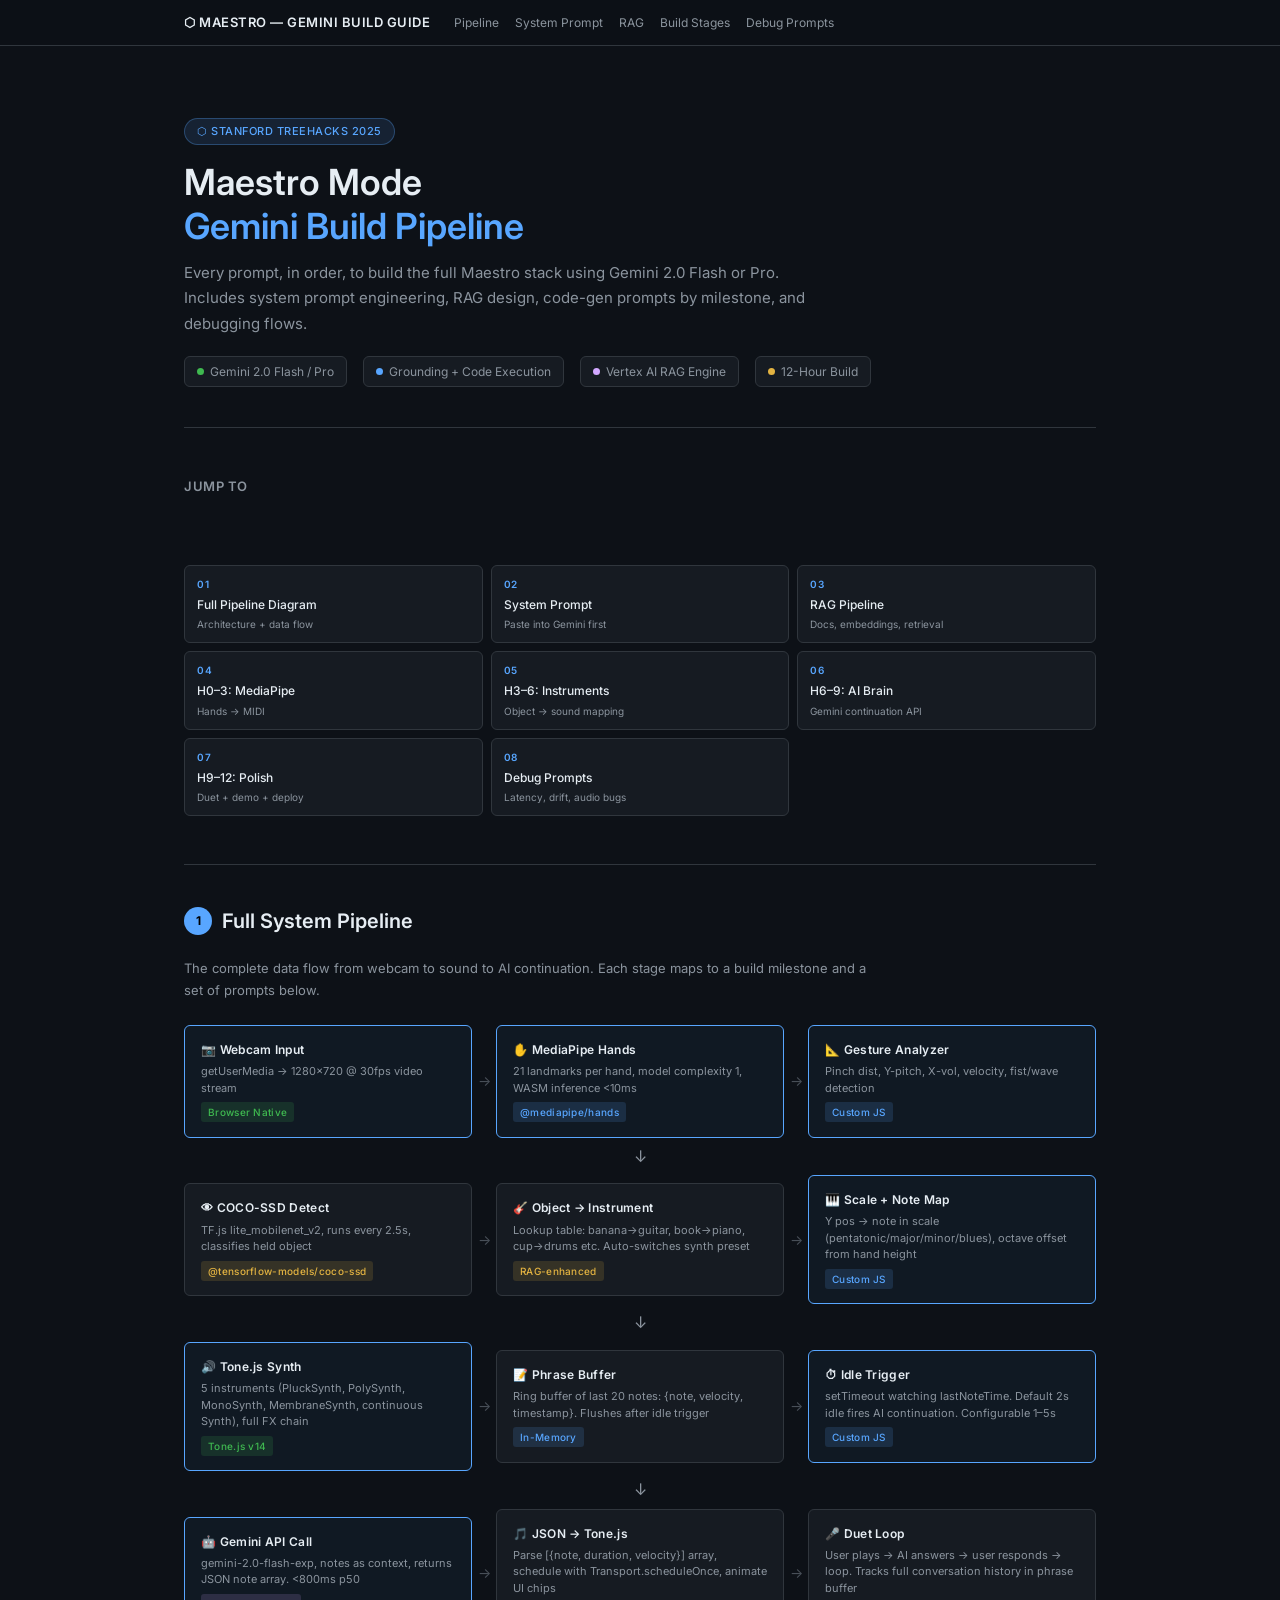
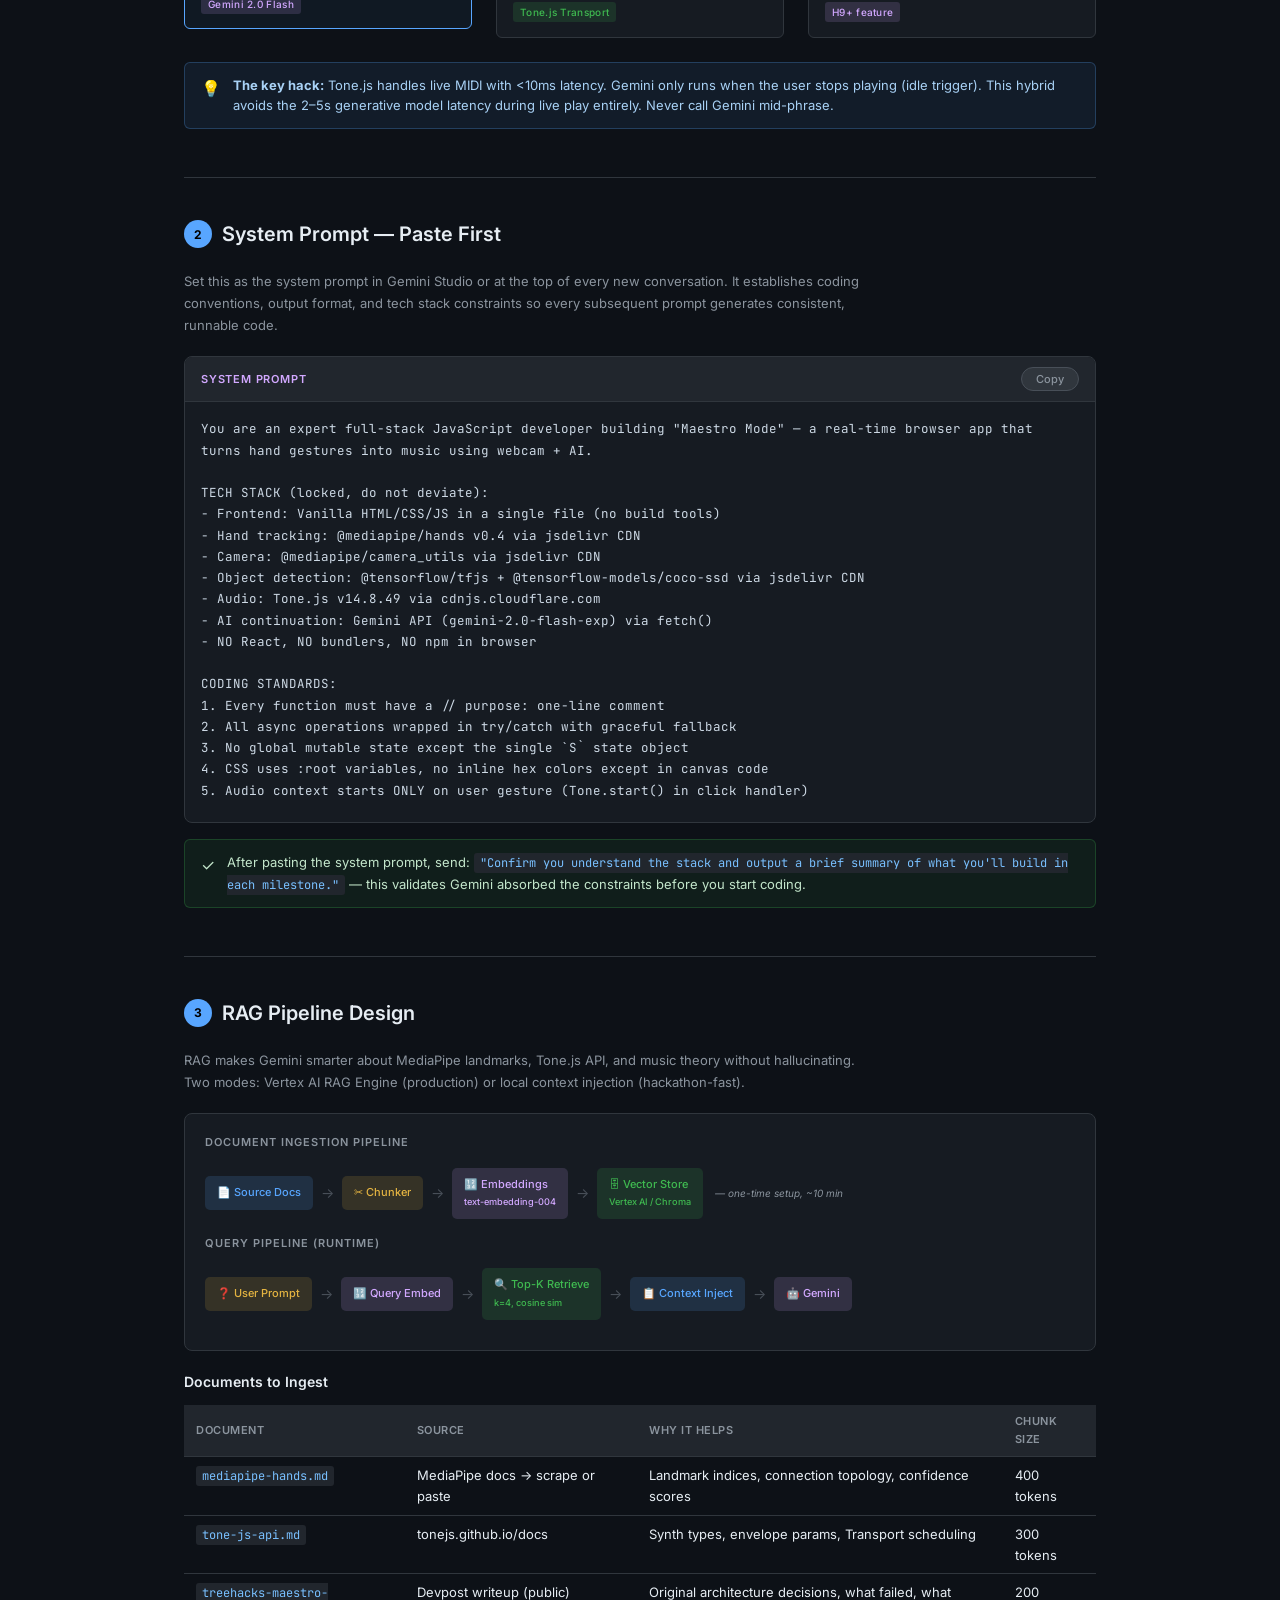
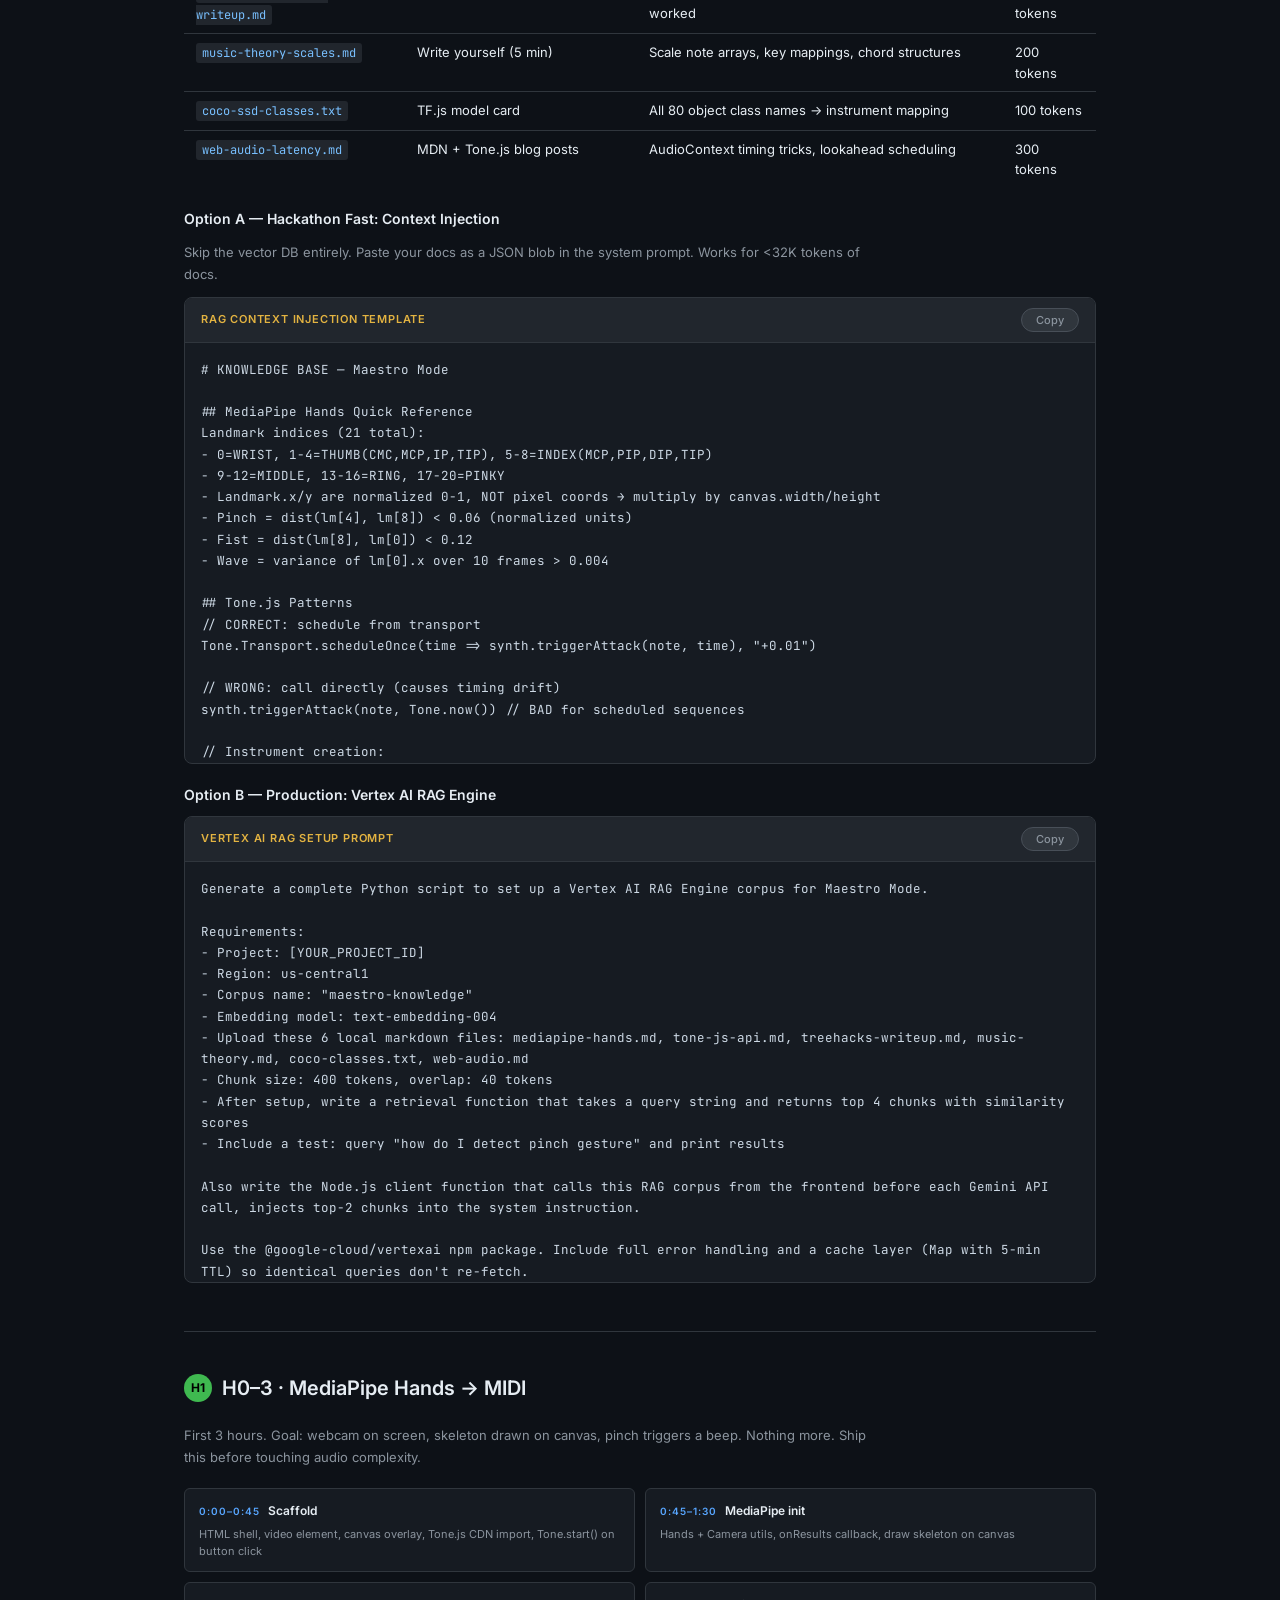
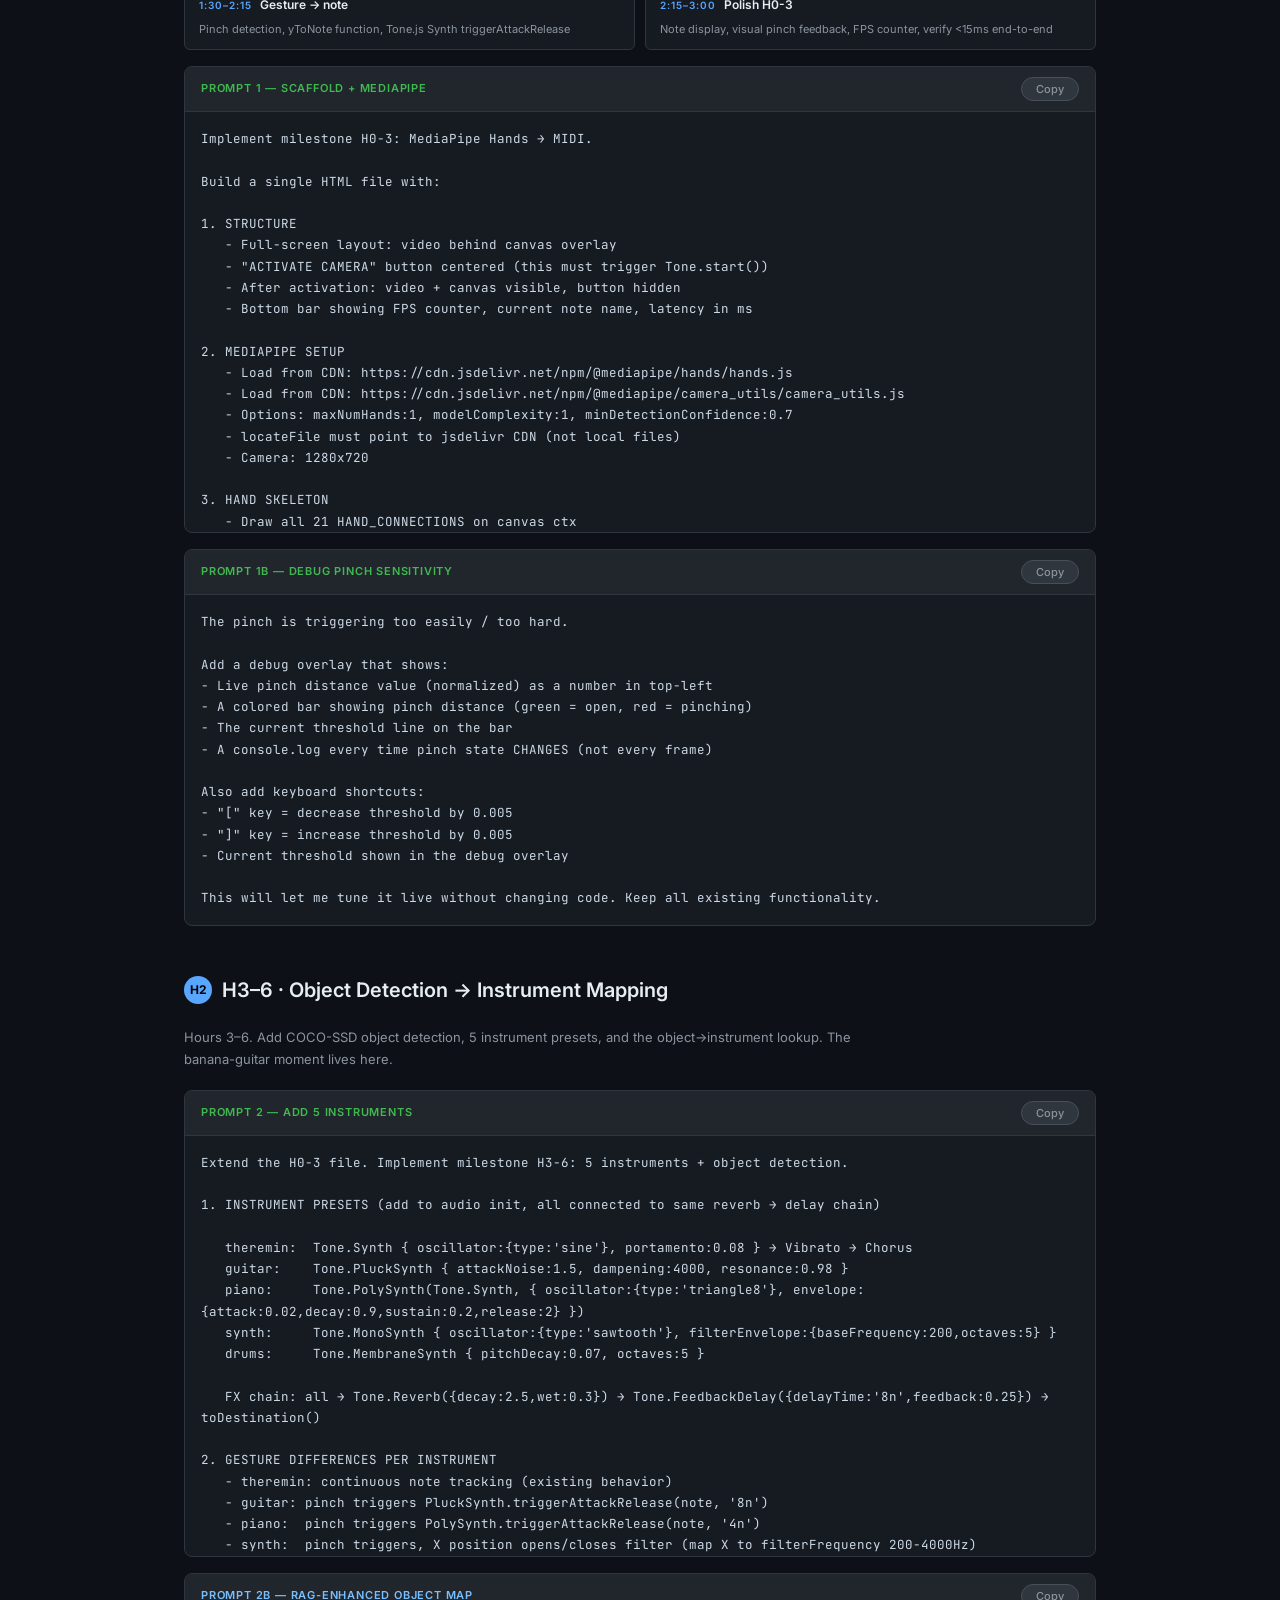
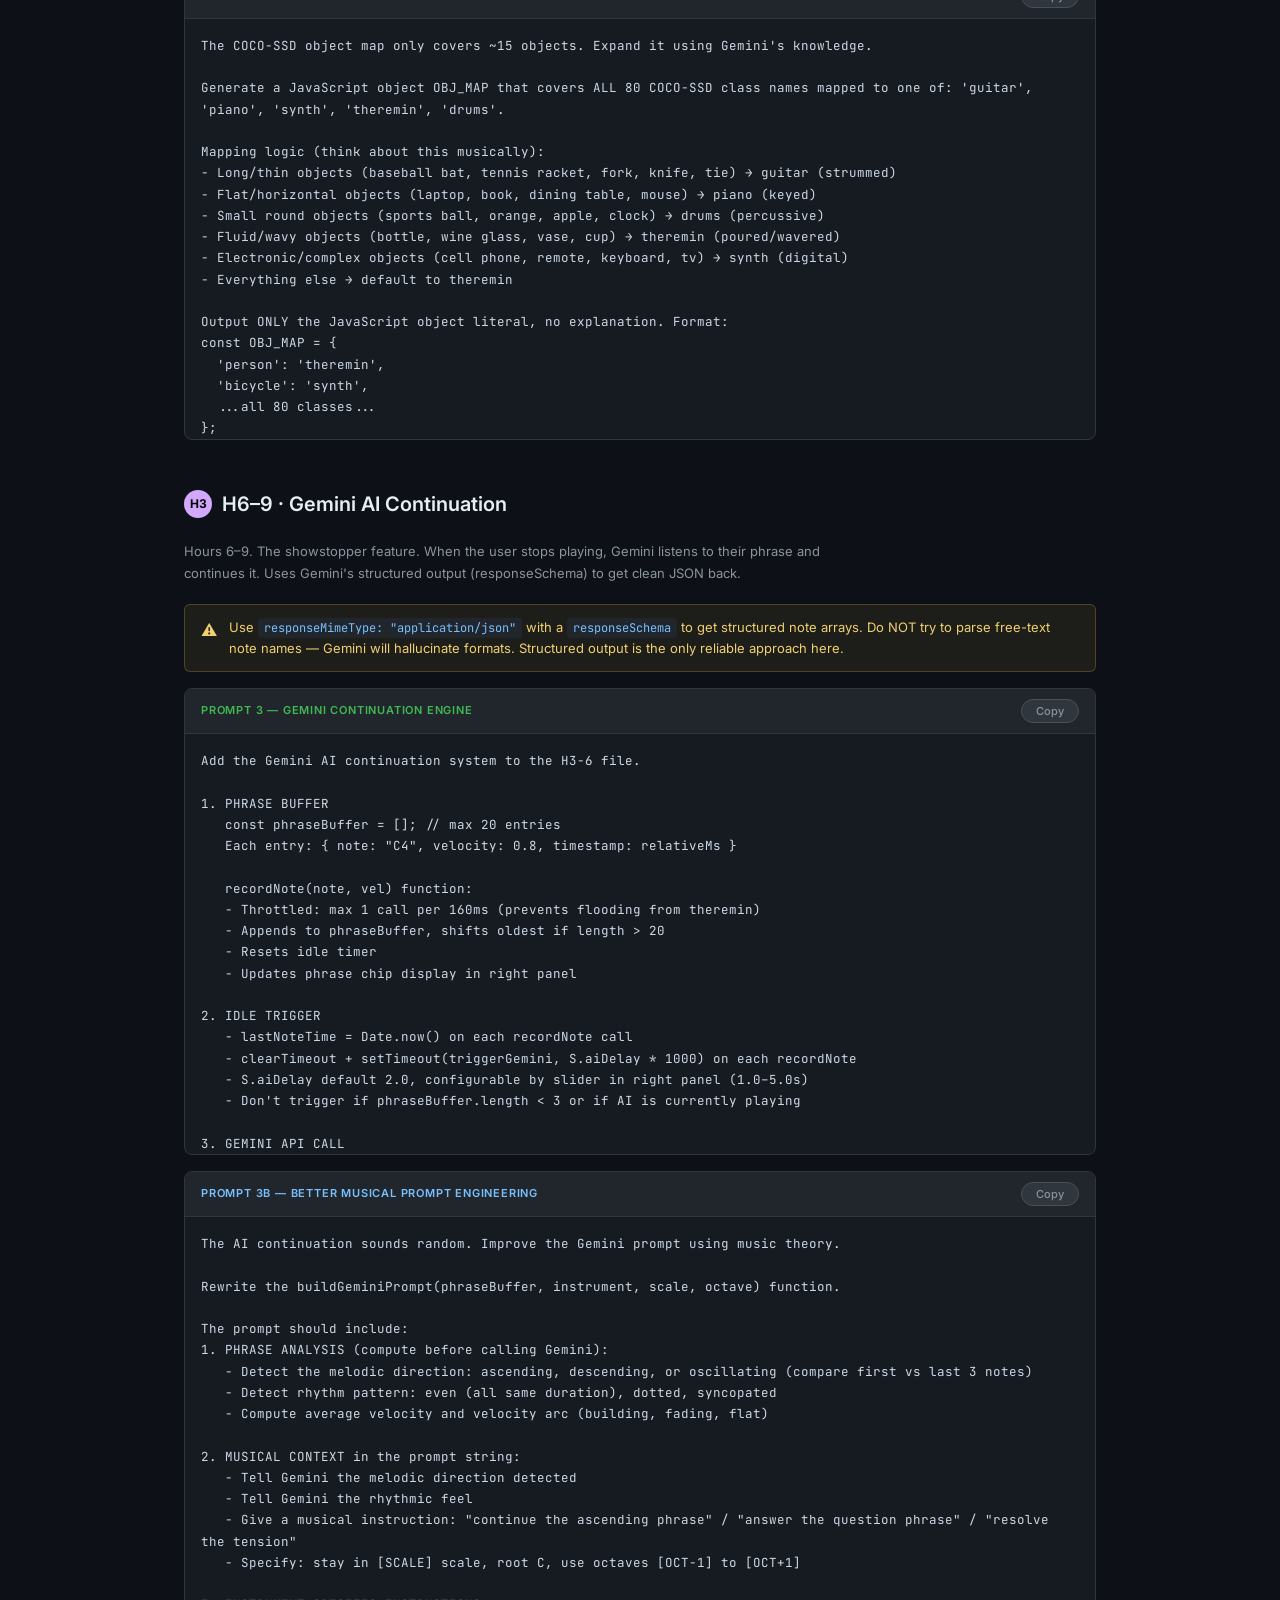
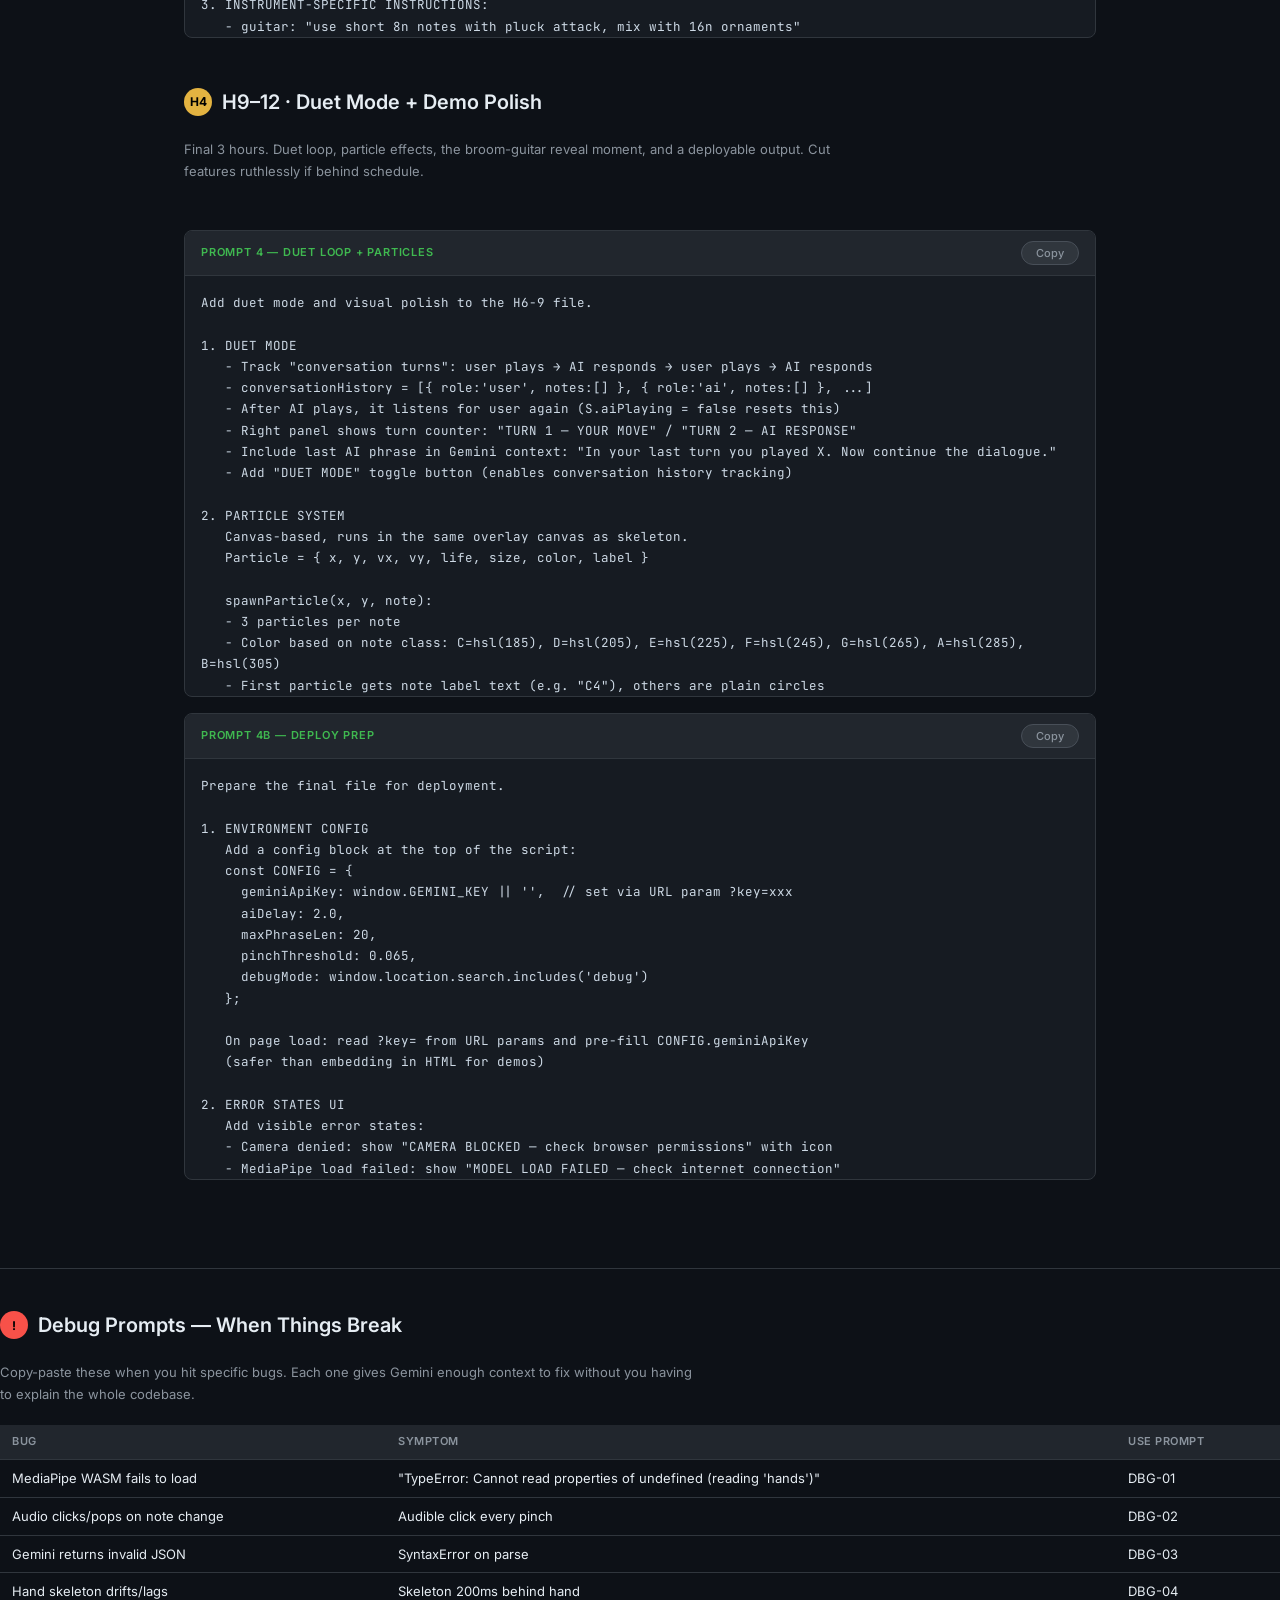
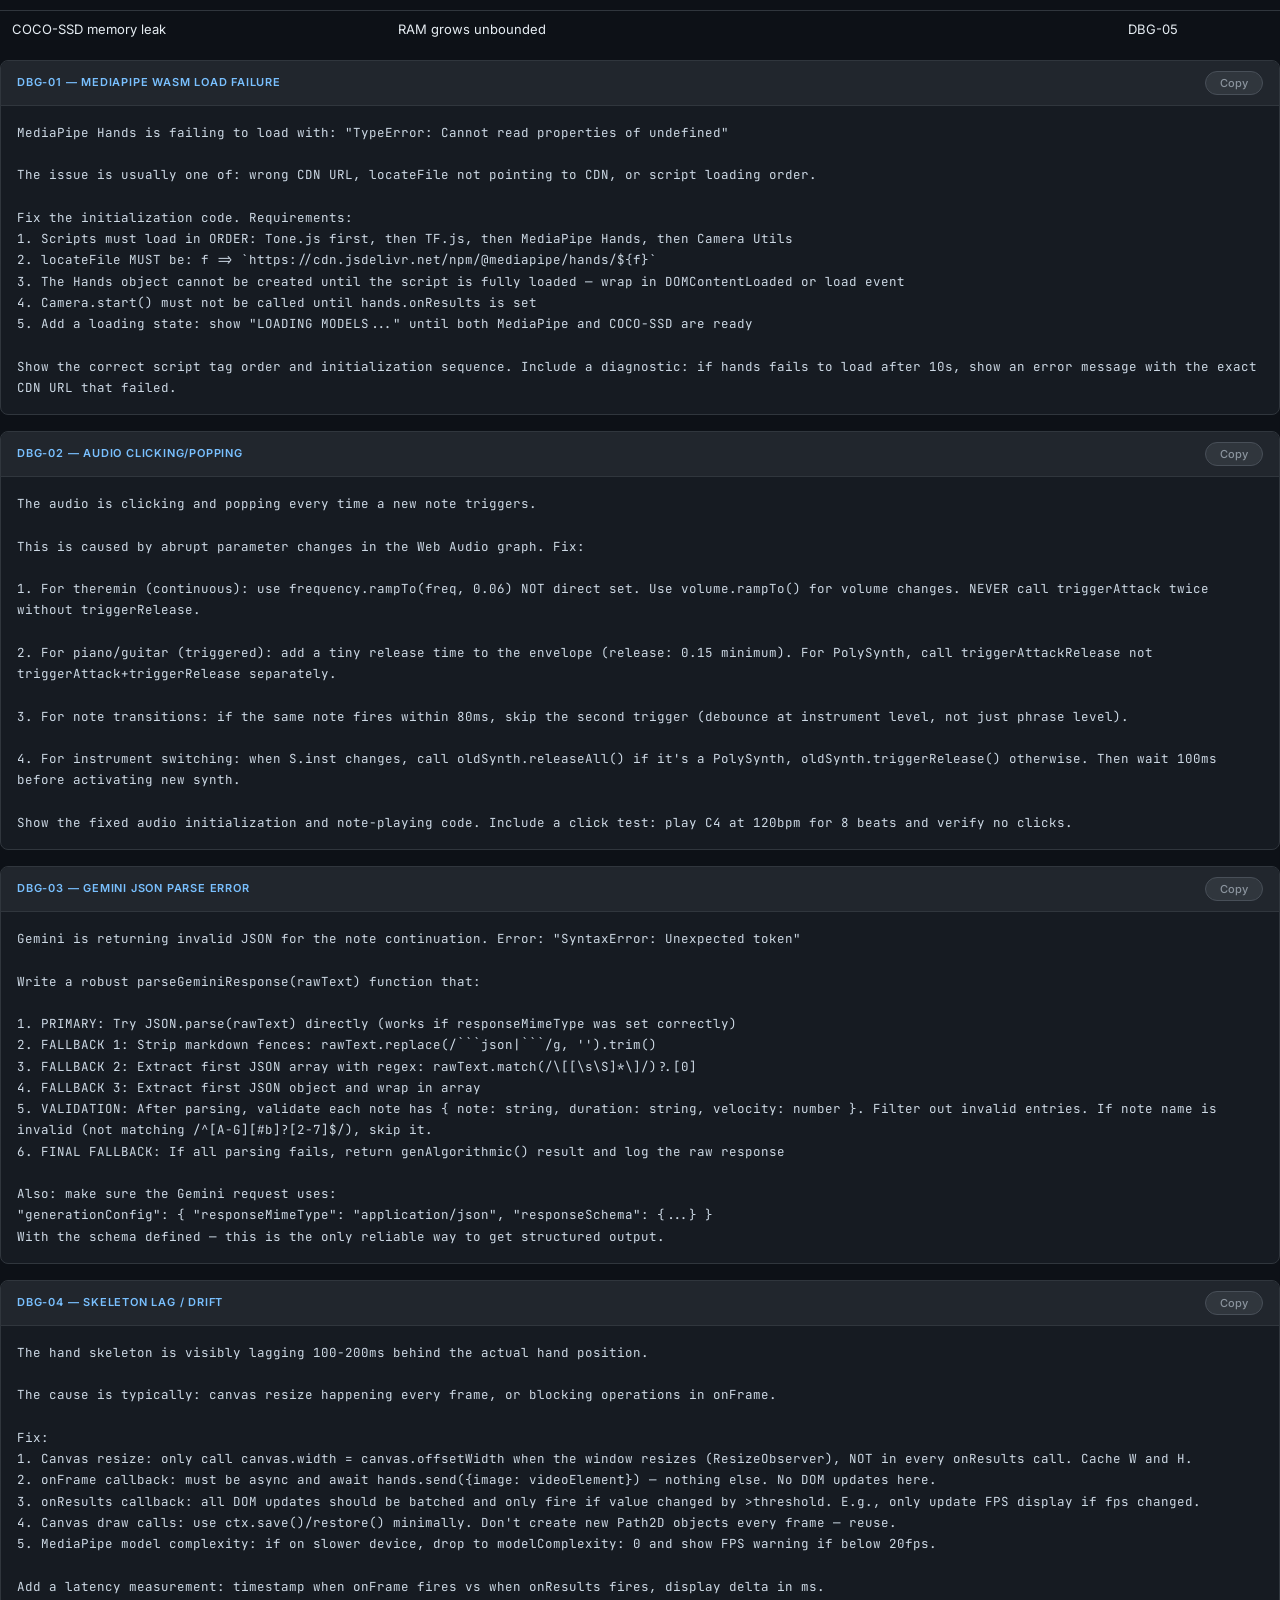
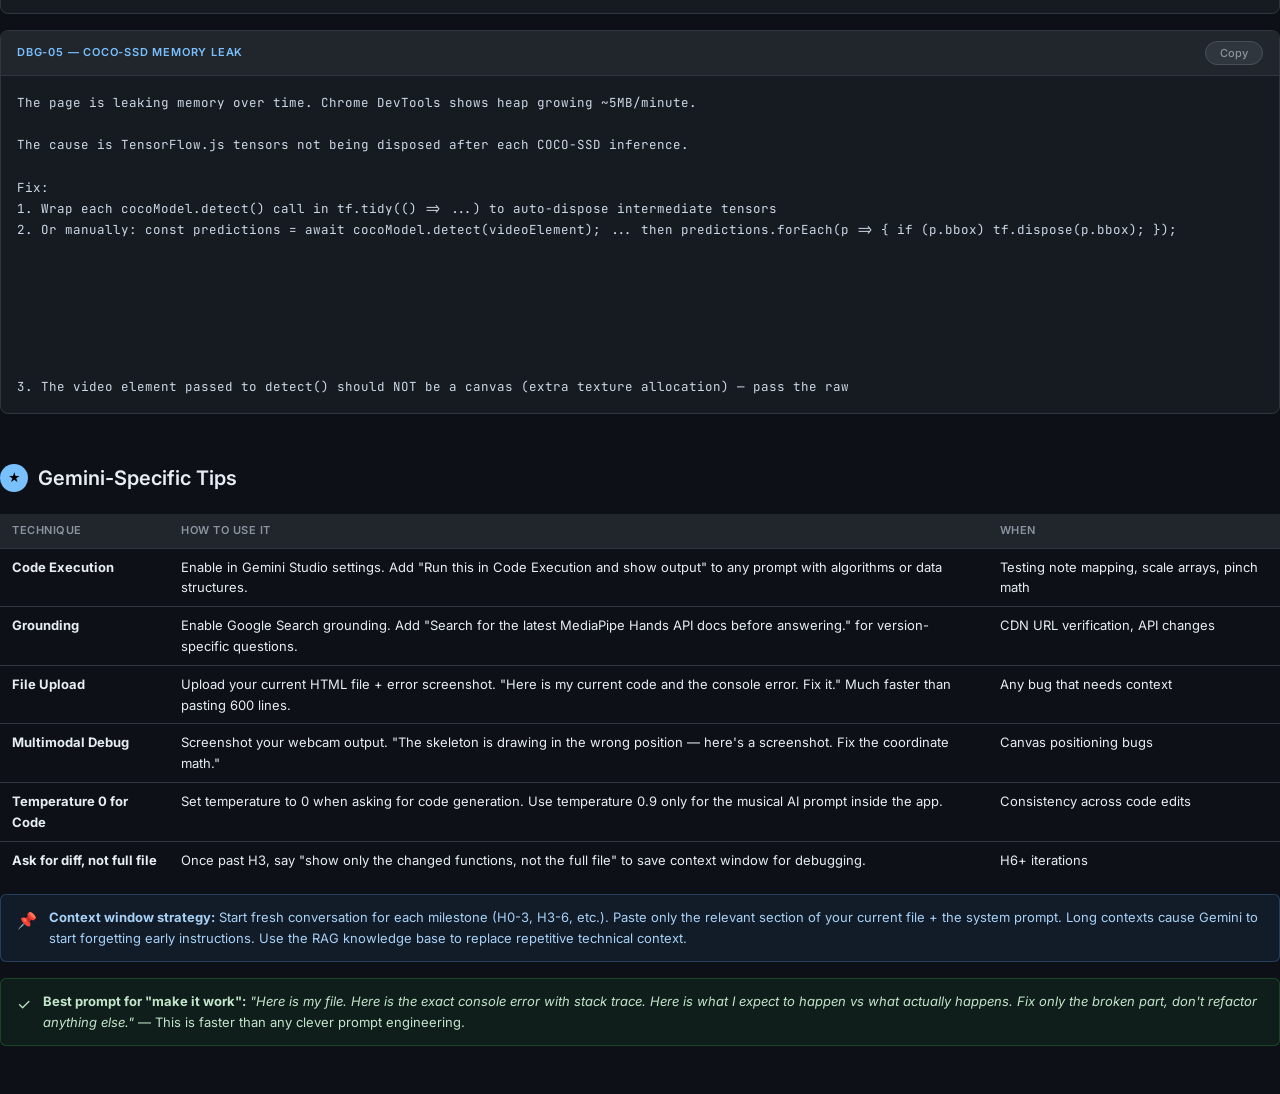
<file: build-guide.html>
<!DOCTYPE html>
<html lang="en">
<head>
<meta charset="UTF-8">
<meta name="viewport" content="width=device-width, initial-scale=1.0">
<title>Maestro Mode — Gemini Build Pipeline</title>
<link href="https://fonts.googleapis.com/css2?family=Inter:wght@300;400;500;600&family=JetBrains+Mono:wght@400;500&display=swap" rel="stylesheet">
<style>
*{margin:0;padding:0;box-sizing:border-box}
:root{
  --bg:#0d1117;--surface:#161b22;--surface2:#21262d;--surface3:#30363d;
  --border:#30363d;--border2:#484f58;
  --text:#e6edf3;--muted:#8b949e;--dim:#484f58;
  --blue:#58a6ff;--green:#3fb950;--purple:#d2a8ff;
  --amber:#e3b341;--red:#f85149;--cyan:#79c0ff;
  --tag-bg:rgba(88,166,255,.12);--tag-border:rgba(88,166,255,.3);
}
body{background:var(--bg);color:var(--text);font-family:'Inter',sans-serif;font-size:14px;line-height:1.6}
.wrap{max-width:960px;margin:0 auto;padding:32px 24px}

/* NAV */
.nav{position:sticky;top:0;background:rgba(13,17,23,.95);backdrop-filter:blur(8px);border-bottom:1px solid var(--border);padding:12px 0;z-index:100;margin-bottom:40px}
.nav-inner{max-width:960px;margin:0 auto;padding:0 24px;display:flex;align-items:center;gap:24px}
.nav-title{font-weight:600;font-size:13px;letter-spacing:.5px;color:var(--text)}
.nav-links{display:flex;gap:16px;font-size:12px}
.nav-links a{color:var(--muted);text-decoration:none;transition:.15s}
.nav-links a:hover{color:var(--blue)}

/* HERO */
.hero{margin-bottom:48px;padding-bottom:40px;border-bottom:1px solid var(--border)}
.hero-tag{display:inline-flex;align-items:center;gap:6px;padding:4px 12px;background:var(--tag-bg);border:1px solid var(--tag-border);border-radius:20px;font-size:11px;color:var(--blue);letter-spacing:.5px;margin-bottom:16px;font-weight:500}
.hero h1{font-size:36px;font-weight:600;line-height:1.2;margin-bottom:12px}
.hero h1 span{color:var(--blue)}
.hero p{font-size:15px;color:var(--muted);max-width:640px;line-height:1.7}
.hero-meta{display:flex;gap:16px;margin-top:20px;flex-wrap:wrap}
.meta-pill{display:flex;align-items:center;gap:6px;padding:5px 12px;background:var(--surface);border:1px solid var(--border);border-radius:6px;font-size:12px;color:var(--muted)}
.meta-pill .dot{width:7px;height:7px;border-radius:50%}
.dot-green{background:var(--green)}
.dot-blue{background:var(--blue)}
.dot-purple{background:var(--purple)}
.dot-amber{background:var(--amber)}

/* SECTION */
.section{margin-bottom:48px}
.section-header{display:flex;align-items:center;gap:10px;margin-bottom:20px}
.step-num{width:28px;height:28px;border-radius:50%;background:var(--blue);color:#000;font-size:12px;font-weight:700;display:flex;align-items:center;justify-content:center;flex-shrink:0}
.section h2{font-size:20px;font-weight:600}
.section-desc{font-size:13px;color:var(--muted);margin-bottom:20px;line-height:1.7;max-width:700px}

/* PROMPT BLOCK */
.prompt-card{background:var(--surface);border:1px solid var(--border);border-radius:8px;overflow:hidden;margin-bottom:16px}
.prompt-header{display:flex;align-items:center;justify-content:space-between;padding:10px 16px;background:var(--surface2);border-bottom:1px solid var(--border)}
.prompt-label{font-size:11px;font-weight:600;letter-spacing:.8px;text-transform:uppercase}
.prompt-label.sys{color:var(--purple)}
.prompt-label.user{color:var(--green)}
.prompt-label.rag{color:var(--amber)}
.prompt-label.fn{color:var(--cyan)}
.copy-btn{padding:4px 14px;background:var(--surface3);border:1px solid var(--border2);border-radius:9999px;color:var(--muted);font-size:11px;font-weight:500;cursor:pointer;font-family:'Inter',sans-serif;transition:all 0.2s ease;backdrop-filter:blur(4px)}
.copy-btn:hover{background:var(--surface2);color:var(--text);border-color:var(--blue);transform:scale(1.05);box-shadow:0 2px 4px rgba(0,0,0,0.1)}
.copy-btn.copied{color:var(--green);border-color:var(--green)}
.prompt-body{padding:16px;font-family:'JetBrains Mono',monospace;font-size:12.5px;line-height:1.7;color:#cdd9e5;white-space:pre-wrap;word-break:break-word;max-height:420px;overflow-y:auto}
.prompt-body::-webkit-scrollbar{width:4px}
.prompt-body::-webkit-scrollbar-thumb{background:var(--surface3);border-radius:2px}

/* ANNOTATIONS inside prompts */
.ann{color:var(--amber);font-style:italic}
.kw{color:var(--purple)}
.val{color:var(--green)}
.ph{color:var(--blue)}

/* PIPELINE DIAGRAM */
.pipeline{display:flex;flex-direction:column;gap:0;margin:24px 0}
.pipe-row{display:flex;align-items:stretch;gap:0}
.pipe-node{flex:1;background:var(--surface);border:1px solid var(--border);border-radius:6px;padding:14px 16px;position:relative}
.pipe-node.highlight{border-color:var(--blue);background:rgba(88,166,255,.05)}
.pipe-node h4{font-size:12px;font-weight:600;letter-spacing:.3px;margin-bottom:4px}
.pipe-node p{font-size:11px;color:var(--muted);line-height:1.5}
.pipe-node .tag{display:inline-block;padding:2px 7px;border-radius:3px;font-size:10px;font-weight:500;margin-top:6px;letter-spacing:.3px}
.tag-blue{background:rgba(88,166,255,.15);color:var(--blue)}
.tag-green{background:rgba(63,185,80,.15);color:var(--green)}
.tag-purple{background:rgba(210,168,255,.15);color:var(--purple)}
.tag-amber{background:rgba(227,179,65,.15);color:var(--amber)}
.tag-red{background:rgba(248,81,73,.15);color:var(--red)}
.pipe-arrow{display:flex;align-items:center;justify-content:center;padding:6px;color:var(--muted);font-size:16px;flex-shrink:0}
.pipe-connector{width:24px;display:flex;align-items:center;justify-content:center;color:var(--dim)}
.pipe-cols{display:grid;grid-template-columns:1fr 24px 1fr 24px 1fr;gap:0;align-items:center}

/* CODE */
code{font-family:'JetBrains Mono',monospace;font-size:12px;background:var(--surface2);padding:2px 6px;border-radius:3px;color:var(--cyan)}
.code-block{background:var(--surface);border:1px solid var(--border);border-radius:8px;padding:16px;font-family:'JetBrains Mono',monospace;font-size:12px;line-height:1.7;color:#cdd9e5;margin:12px 0;overflow-x:auto}
.code-block .c{color:var(--muted);font-style:italic}
.code-block .k{color:var(--purple)}
.code-block .s{color:var(--green)}
.code-block .v{color:var(--amber)}

/* TABLE */
.tbl{width:100%;border-collapse:collapse;margin:12px 0;font-size:13px}
.tbl th{background:var(--surface2);color:var(--muted);font-size:11px;font-weight:600;letter-spacing:.5px;text-transform:uppercase;padding:8px 12px;text-align:left;border-bottom:1px solid var(--border)}
.tbl td{padding:8px 12px;border-bottom:1px solid var(--border);vertical-align:top}
.tbl tr:last-child td{border-bottom:none}
.tbl tr:hover td{background:rgba(255,255,255,.02)}

/* INFO BOXES */
.info-box{display:flex;gap:12px;padding:12px 16px;border-radius:6px;margin:16px 0;font-size:13px;line-height:1.6}
.info-box.tip{background:rgba(63,185,80,.08);border:1px solid rgba(63,185,80,.25);color:#c3e6cb}
.info-box.warn{background:rgba(227,179,65,.08);border:1px solid rgba(227,179,65,.25);color:#f0d070}
.info-box.note{background:rgba(88,166,255,.08);border:1px solid rgba(88,166,255,.25);color:#a8d1f5}
.info-box .icon{font-size:16px;flex-shrink:0;margin-top:1px}

/* MILESTONE */
.milestones{display:grid;grid-template-columns:repeat(2,1fr);gap:10px;margin:16px 0}
.ms{background:var(--surface);border:1px solid var(--border);border-radius:6px;padding:12px 14px}
.ms-head{display:flex;align-items:center;gap:8px;margin-bottom:6px}
.ms-time{font-size:10px;font-weight:600;letter-spacing:1px;color:var(--blue)}
.ms-title{font-size:12px;font-weight:600}
.ms-desc{font-size:11px;color:var(--muted);line-height:1.5}

/* RAG DIAGRAM */
.rag-flow{background:var(--surface);border:1px solid var(--border);border-radius:8px;padding:20px;margin:16px 0}
.rag-title{font-size:11px;font-weight:600;letter-spacing:1px;color:var(--muted);text-transform:uppercase;margin-bottom:16px}
.rag-row{display:flex;align-items:center;gap:8px;margin-bottom:10px}
.rag-box{padding:8px 12px;border-radius:5px;font-size:11px;font-weight:500;white-space:nowrap}
.rag-arr{color:var(--dim);font-size:14px;flex-shrink:0}
.rag-note{font-size:10px;color:var(--muted);font-style:italic;margin-left:4px;flex:1}

/* INDEX */
.idx-grid{display:grid;grid-template-columns:repeat(3,1fr);gap:8px}
.idx-card{background:var(--surface);border:1px solid var(--border);border-radius:6px;padding:10px 12px;cursor:pointer;transition:.15s;text-decoration:none;display:block}
.idx-card:hover{border-color:var(--blue);background:rgba(88,166,255,.05)}
.idx-num{font-size:10px;color:var(--blue);font-weight:600;letter-spacing:.5px;margin-bottom:3px}
.idx-name{font-size:12px;font-weight:500;color:var(--text)}
.idx-sub{font-size:10px;color:var(--muted);margin-top:2px}

hr{border:none;border-top:1px solid var(--border);margin:40px 0}
</style>
</head>
<body>

<div class="nav">
  <div class="nav-inner">
    <div class="nav-title">⬡ MAESTRO — GEMINI BUILD GUIDE</div>
    <div class="nav-links">
      <a href="#pipeline">Pipeline</a>
      <a href="#system-prompt">System Prompt</a>
      <a href="#rag">RAG</a>
      <a href="#stages">Build Stages</a>
      <a href="#debug">Debug Prompts</a>
    </div>
  </div>
</div>

<div class="wrap">

  <!-- HERO -->
  <div class="hero">
    <div class="hero-tag">⬡ STANFORD TREEHACKS 2025</div>
    <h1>Maestro Mode<br><span>Gemini Build Pipeline</span></h1>
    <p>Every prompt, in order, to build the full Maestro stack using Gemini 2.0 Flash or Pro. Includes system prompt engineering, RAG design, code-gen prompts by milestone, and debugging flows.</p>
    <div class="hero-meta">
      <div class="meta-pill"><div class="dot dot-green"></div>Gemini 2.0 Flash / Pro</div>
      <div class="meta-pill"><div class="dot dot-blue"></div>Grounding + Code Execution</div>
      <div class="meta-pill"><div class="dot dot-purple"></div>Vertex AI RAG Engine</div>
      <div class="meta-pill"><div class="dot dot-amber"></div>12-Hour Build</div>
    </div>
  </div>

  <!-- INDEX -->
  <div class="section">
    <div class="section-header">
      <div class="section h2" style="font-size:13px;font-weight:600;color:var(--muted);letter-spacing:.5px">JUMP TO</div>
    </div>
    <div class="idx-grid">
      <a class="idx-card" href="#pipeline">
        <div class="idx-num">01</div>
        <div class="idx-name">Full Pipeline Diagram</div>
        <div class="idx-sub">Architecture + data flow</div>
      </a>
      <a class="idx-card" href="#system-prompt">
        <div class="idx-num">02</div>
        <div class="idx-name">System Prompt</div>
        <div class="idx-sub">Paste into Gemini first</div>
      </a>
      <a class="idx-card" href="#rag">
        <div class="idx-num">03</div>
        <div class="idx-name">RAG Pipeline</div>
        <div class="idx-sub">Docs, embeddings, retrieval</div>
      </a>
      <a class="idx-card" href="#h0">
        <div class="idx-num">04</div>
        <div class="idx-name">H0–3: MediaPipe</div>
        <div class="idx-sub">Hands → MIDI</div>
      </a>
      <a class="idx-card" href="#h3">
        <div class="idx-num">05</div>
        <div class="idx-name">H3–6: Instruments</div>
        <div class="idx-sub">Object → sound mapping</div>
      </a>
      <a class="idx-card" href="#h6">
        <div class="idx-num">06</div>
        <div class="idx-name">H6–9: AI Brain</div>
        <div class="idx-sub">Gemini continuation API</div>
      </a>
      <a class="idx-card" href="#h9">
        <div class="idx-num">07</div>
        <div class="idx-name">H9–12: Polish</div>
        <div class="idx-sub">Duet + demo + deploy</div>
      </a>
      <a class="idx-card" href="#debug">
        <div class="idx-num">08</div>
        <div class="idx-name">Debug Prompts</div>
        <div class="idx-sub">Latency, drift, audio bugs</div>
      </a>
    </div>
  </div>

  <hr id="pipeline">

  <!-- PIPELINE -->
  <div class="section">
    <div class="section-header">
      <div class="step-num">1</div>
      <h2>Full System Pipeline</h2>
    </div>
    <p class="section-desc">The complete data flow from webcam to sound to AI continuation. Each stage maps to a build milestone and a set of prompts below.</p>

    <div class="pipeline">
      <!-- Row 1 -->
      <div class="pipe-cols">
        <div class="pipe-node highlight">
          <h4>📷 Webcam Input</h4>
          <p>getUserMedia → 1280×720 @ 30fps video stream</p>
          <span class="tag tag-green">Browser Native</span>
        </div>
        <div class="pipe-connector">→</div>
        <div class="pipe-node highlight">
          <h4>✋ MediaPipe Hands</h4>
          <p>21 landmarks per hand, model complexity 1, WASM inference &lt;10ms</p>
          <span class="tag tag-blue">@mediapipe/hands</span>
        </div>
        <div class="pipe-connector">→</div>
        <div class="pipe-node highlight">
          <h4>📐 Gesture Analyzer</h4>
          <p>Pinch dist, Y-pitch, X-vol, velocity, fist/wave detection</p>
          <span class="tag tag-blue">Custom JS</span>
        </div>
      </div>
      <div class="pipe-arrow">↓</div>

      <!-- Row 2 -->
      <div class="pipe-cols">
        <div class="pipe-node">
          <h4>👁 COCO-SSD Detect</h4>
          <p>TF.js lite_mobilenet_v2, runs every 2.5s, classifies held object</p>
          <span class="tag tag-amber">@tensorflow-models/coco-ssd</span>
        </div>
        <div class="pipe-connector">→</div>
        <div class="pipe-node">
          <h4>🎸 Object → Instrument</h4>
          <p>Lookup table: banana→guitar, book→piano, cup→drums etc. Auto-switches synth preset</p>
          <span class="tag tag-amber">RAG-enhanced</span>
        </div>
        <div class="pipe-connector">→</div>
        <div class="pipe-node highlight">
          <h4>🎹 Scale + Note Map</h4>
          <p>Y pos → note in scale (pentatonic/major/minor/blues), octave offset from hand height</p>
          <span class="tag tag-blue">Custom JS</span>
        </div>
      </div>
      <div class="pipe-arrow">↓</div>

      <!-- Row 3 -->
      <div class="pipe-cols">
        <div class="pipe-node highlight">
          <h4>🔊 Tone.js Synth</h4>
          <p>5 instruments (PluckSynth, PolySynth, MonoSynth, MembraneSynth, continuous Synth), full FX chain</p>
          <span class="tag tag-green">Tone.js v14</span>
        </div>
        <div class="pipe-connector">→</div>
        <div class="pipe-node">
          <h4>📝 Phrase Buffer</h4>
          <p>Ring buffer of last 20 notes: {note, velocity, timestamp}. Flushes after idle trigger</p>
          <span class="tag tag-blue">In-Memory</span>
        </div>
        <div class="pipe-connector">→</div>
        <div class="pipe-node highlight">
          <h4>⏱ Idle Trigger</h4>
          <p>setTimeout watching lastNoteTime. Default 2s idle fires AI continuation. Configurable 1–5s</p>
          <span class="tag tag-blue">Custom JS</span>
        </div>
      </div>
      <div class="pipe-arrow">↓</div>

      <!-- Row 4 -->
      <div class="pipe-cols">
        <div class="pipe-node highlight">
          <h4>🤖 Gemini API Call</h4>
          <p>gemini-2.0-flash-exp, notes as context, returns JSON note array. &lt;800ms p50</p>
          <span class="tag tag-purple">Gemini 2.0 Flash</span>
        </div>
        <div class="pipe-connector">→</div>
        <div class="pipe-node">
          <h4>🎵 JSON → Tone.js</h4>
          <p>Parse [{note, duration, velocity}] array, schedule with Transport.scheduleOnce, animate UI chips</p>
          <span class="tag tag-green">Tone.js Transport</span>
        </div>
        <div class="pipe-connector">→</div>
        <div class="pipe-node">
          <h4>🎤 Duet Loop</h4>
          <p>User plays → AI answers → user responds → loop. Tracks full conversation history in phrase buffer</p>
          <span class="tag tag-purple">H9+ feature</span>
        </div>
      </div>
    </div>

    <div class="info-box note">
      <div class="icon">💡</div>
      <div><strong>The key hack:</strong> Tone.js handles live MIDI with &lt;10ms latency. Gemini only runs when the user stops playing (idle trigger). This hybrid avoids the 2–5s generative model latency during live play entirely. Never call Gemini mid-phrase.</div>
    </div>
  </div>

  <hr id="system-prompt">

  <!-- SYSTEM PROMPT -->
  <div class="section">
    <div class="section-header">
      <div class="step-num">2</div>
      <h2>System Prompt — Paste First</h2>
    </div>
    <p class="section-desc">Set this as the system prompt in Gemini Studio or at the top of every new conversation. It establishes coding conventions, output format, and tech stack constraints so every subsequent prompt generates consistent, runnable code.</p>

    <div class="prompt-card">
      <div class="prompt-header">
        <span class="prompt-label sys">SYSTEM PROMPT</span>
        <button class="copy-btn" onclick="copyPrompt(this)">Copy</button>
      </div>
      <div class="prompt-body">You are an expert full-stack JavaScript developer building "Maestro Mode" — a real-time browser app that turns hand gestures into music using webcam + AI.

TECH STACK (locked, do not deviate):
- Frontend: Vanilla HTML/CSS/JS in a single file (no build tools)
- Hand tracking: @mediapipe/hands v0.4 via jsdelivr CDN
- Camera: @mediapipe/camera_utils via jsdelivr CDN
- Object detection: @tensorflow/tfjs + @tensorflow-models/coco-ssd via jsdelivr CDN
- Audio: Tone.js v14.8.49 via cdnjs.cloudflare.com
- AI continuation: Gemini API (gemini-2.0-flash-exp) via fetch()
- NO React, NO bundlers, NO npm in browser

CODING STANDARDS:
1. Every function must have a // purpose: one-line comment
2. All async operations wrapped in try/catch with graceful fallback
3. No global mutable state except the single `S` state object
4. CSS uses :root variables, no inline hex colors except in canvas code
5. Audio context starts ONLY on user gesture (Tone.start() in click handler)

OUTPUT FORMAT:
- When writing code: output the complete file, not snippets
- When explaining: explain WHAT it does, WHY this approach, WHAT can go wrong
- When debugging: reproduce minimal case first, then fix
- Always include a // MILESTONE: H0-3 comment block at top of each section

ARCHITECTURE RULES:
- MediaPipe runs in onFrame callback — no blocking operations there
- Gemini API called ONLY when idle timer fires (never mid-gesture)
- Phrase buffer: max 20 notes, ring-buffer pattern
- Canvas overlay must be positioned absolute, scaleX(-1) mirrored with video

FALLBACK CHAIN:
1. Gemini API fails → algorithmic continuation (scale-aware random walk)
2. COCO-SSD fails → manual instrument select only  
3. Camera denied → show keyboard fallback (A-K keys = notes)

When I say "implement milestone H[X]-[Y]", generate the complete updated HTML file for that stage, preserving all previous milestone code.</div>
    </div>

    <div class="info-box tip">
      <div class="icon">✓</div>
      <div>After pasting the system prompt, send: <code>"Confirm you understand the stack and output a brief summary of what you'll build in each milestone."</code> — this validates Gemini absorbed the constraints before you start coding.</div>
    </div>
  </div>

  <hr id="rag">

  <!-- RAG PIPELINE -->
  <div class="section">
    <div class="section-header">
      <div class="step-num">3</div>
      <h2>RAG Pipeline Design</h2>
    </div>
    <p class="section-desc">RAG makes Gemini smarter about MediaPipe landmarks, Tone.js API, and music theory without hallucinating. Two modes: Vertex AI RAG Engine (production) or local context injection (hackathon-fast).</p>

    <div class="rag-flow">
      <div class="rag-title">DOCUMENT INGESTION PIPELINE</div>
      <div class="rag-row">
        <div class="rag-box tag-blue">📄 Source Docs</div>
        <div class="rag-arr">→</div>
        <div class="rag-box tag-amber">✂ Chunker</div>
        <div class="rag-arr">→</div>
        <div class="rag-box tag-purple">🔢 Embeddings<br><small>text-embedding-004</small></div>
        <div class="rag-arr">→</div>
        <div class="rag-box tag-green">🗄 Vector Store<br><small>Vertex AI / Chroma</small></div>
        <div class="rag-note">— one-time setup, ~10 min</div>
      </div>
      <div class="rag-title" style="margin-top:16px">QUERY PIPELINE (runtime)</div>
      <div class="rag-row">
        <div class="rag-box tag-amber">❓ User Prompt</div>
        <div class="rag-arr">→</div>
        <div class="rag-box tag-purple">🔢 Query Embed</div>
        <div class="rag-arr">→</div>
        <div class="rag-box tag-green">🔍 Top-K Retrieve<br><small>k=4, cosine sim</small></div>
        <div class="rag-arr">→</div>
        <div class="rag-box tag-blue">📋 Context Inject</div>
        <div class="rag-arr">→</div>
        <div class="rag-box tag-purple">🤖 Gemini</div>
      </div>
    </div>

    <h3 style="font-size:14px;font-weight:600;margin:20px 0 10px">Documents to Ingest</h3>
    <table class="tbl">
      <thead><tr><th>Document</th><th>Source</th><th>Why it helps</th><th>Chunk size</th></tr></thead>
      <tbody>
        <tr><td><code>mediapipe-hands.md</code></td><td>MediaPipe docs → scrape or paste</td><td>Landmark indices, connection topology, confidence scores</td><td>400 tokens</td></tr>
        <tr><td><code>tone-js-api.md</code></td><td>tonejs.github.io/docs</td><td>Synth types, envelope params, Transport scheduling</td><td>300 tokens</td></tr>
        <tr><td><code>treehacks-maestro-writeup.md</code></td><td>Devpost writeup (public)</td><td>Original architecture decisions, what failed, what worked</td><td>200 tokens</td></tr>
        <tr><td><code>music-theory-scales.md</code></td><td>Write yourself (5 min)</td><td>Scale note arrays, key mappings, chord structures</td><td>200 tokens</td></tr>
        <tr><td><code>coco-ssd-classes.txt</code></td><td>TF.js model card</td><td>All 80 object class names → instrument mapping</td><td>100 tokens</td></tr>
        <tr><td><code>web-audio-latency.md</code></td><td>MDN + Tone.js blog posts</td><td>AudioContext timing tricks, lookahead scheduling</td><td>300 tokens</td></tr>
      </tbody>
    </table>

    <h3 style="font-size:14px;font-weight:600;margin:20px 0 10px">Option A — Hackathon Fast: Context Injection</h3>
    <p class="section-desc" style="margin-bottom:12px">Skip the vector DB entirely. Paste your docs as a JSON blob in the system prompt. Works for &lt;32K tokens of docs.</p>

    <div class="prompt-card">
      <div class="prompt-header">
        <span class="prompt-label rag">RAG CONTEXT INJECTION TEMPLATE</span>
        <button class="copy-btn" onclick="copyPrompt(this)">Copy</button>
      </div>
      <div class="prompt-body"># KNOWLEDGE BASE — Maestro Mode

## MediaPipe Hands Quick Reference
Landmark indices (21 total):
- 0=WRIST, 1-4=THUMB(CMC,MCP,IP,TIP), 5-8=INDEX(MCP,PIP,DIP,TIP)
- 9-12=MIDDLE, 13-16=RING, 17-20=PINKY
- Landmark.x/y are normalized 0-1, NOT pixel coords → multiply by canvas.width/height
- Pinch = dist(lm[4], lm[8]) < 0.06 (normalized units)
- Fist = dist(lm[8], lm[0]) < 0.12
- Wave = variance of lm[0].x over 10 frames > 0.004

## Tone.js Patterns
// CORRECT: schedule from transport
Tone.Transport.scheduleOnce(time => synth.triggerAttack(note, time), "+0.01")

// WRONG: call directly (causes timing drift)
synth.triggerAttack(note, Tone.now()) // BAD for scheduled sequences

// Instrument creation:
const pluck = new Tone.PluckSynth({ attackNoise: 1.5, dampening: 4000, resonance: 0.98 }).toDestination()
const poly  = new Tone.PolySynth(Tone.Synth, { oscillator: { type: "triangle8" } }).toDestination()
const mono  = new Tone.MonoSynth({ oscillator: { type: "sawtooth" } }).toDestination()
const drum  = new Tone.MembraneSynth({ pitchDecay: 0.07, octaves: 5 }).toDestination()

## Scale Arrays (C root)
pentatonic: ["C","D","E","G","A"]
major:      ["C","D","E","F","G","A","B"]
minor:      ["C","D","Eb","F","G","Ab","Bb"]
blues:      ["C","Eb","F","F#","G","Bb"]

// Map Y coord (0=top=high, 1=bottom=low) to note:
function yToNote(y, scale, octave) {
  const span = 2; // octaves
  const total = scale.length * span;
  const idx = Math.floor((1 - y) * total);
  return scale[idx % scale.length] + (octave + Math.floor(idx / scale.length));
}

## COCO-SSD → Instrument Map
banana→guitar, bottle→guitar, book→piano, laptop→piano,
cup→drums, bowl→drums, cell phone→synth, remote→theremin,
wine glass→theremin, mouse→synth, pen→guitar, scissors→synth

## Gemini Continuation API Pattern
POST https://generativelanguage.googleapis.com/v1beta/models/gemini-2.0-flash-exp:generateContent
Body: {
  "contents": [{ "role": "user", "parts": [{ "text": "..." }] }],
  "generationConfig": {
    "temperature": 0.9,
    "responseMimeType": "application/json",
    "responseSchema": {
      "type": "array",
      "items": {
        "type": "object",
        "properties": {
          "note": {"type": "string"},
          "duration": {"type": "string", "enum": ["16n","8n","4n","2n"]},
          "velocity": {"type": "number"}
        }
      }
    }
  }
}</div>
    </div>

    <h3 style="font-size:14px;font-weight:600;margin:20px 0 10px">Option B — Production: Vertex AI RAG Engine</h3>
    <div class="prompt-card">
      <div class="prompt-header">
        <span class="prompt-label rag">VERTEX AI RAG SETUP PROMPT</span>
        <button class="copy-btn" onclick="copyPrompt(this)">Copy</button>
      </div>
      <div class="prompt-body">Generate a complete Python script to set up a Vertex AI RAG Engine corpus for Maestro Mode.

Requirements:
- Project: [YOUR_PROJECT_ID]
- Region: us-central1
- Corpus name: "maestro-knowledge"
- Embedding model: text-embedding-004
- Upload these 6 local markdown files: mediapipe-hands.md, tone-js-api.md, treehacks-writeup.md, music-theory.md, coco-classes.txt, web-audio.md
- Chunk size: 400 tokens, overlap: 40 tokens
- After setup, write a retrieval function that takes a query string and returns top 4 chunks with similarity scores
- Include a test: query "how do I detect pinch gesture" and print results

Also write the Node.js client function that calls this RAG corpus from the frontend before each Gemini API call, injects top-2 chunks into the system instruction.

Use the @google-cloud/vertexai npm package. Include full error handling and a cache layer (Map with 5-min TTL) so identical queries don't re-fetch.</div>
    </div>
  </div>

  <hr id="stages">

  <!-- H0-3 -->
  <div class="section" id="h0">
    <div class="section-header">
      <div class="step-num" style="background:var(--green)">H1</div>
      <h2>H0–3 · MediaPipe Hands → MIDI</h2>
    </div>
    <p class="section-desc">First 3 hours. Goal: webcam on screen, skeleton drawn on canvas, pinch triggers a beep. Nothing more. Ship this before touching audio complexity.</p>

    <div class="milestones">
      <div class="ms"><div class="ms-head"><span class="ms-time">0:00–0:45</span><span class="ms-title">Scaffold</span></div><div class="ms-desc">HTML shell, video element, canvas overlay, Tone.js CDN import, Tone.start() on button click</div></div>
      <div class="ms"><div class="ms-head"><span class="ms-time">0:45–1:30</span><span class="ms-title">MediaPipe init</span></div><div class="ms-desc">Hands + Camera utils, onResults callback, draw skeleton on canvas</div></div>
      <div class="ms"><div class="ms-head"><span class="ms-time">1:30–2:15</span><span class="ms-title">Gesture → note</span></div><div class="ms-desc">Pinch detection, yToNote function, Tone.js Synth triggerAttackRelease</div></div>
      <div class="ms"><div class="ms-head"><span class="ms-time">2:15–3:00</span><span class="ms-title">Polish H0-3</span></div><div class="ms-desc">Note display, visual pinch feedback, FPS counter, verify &lt;15ms end-to-end</div></div>
    </div>

    <div class="prompt-card">
      <div class="prompt-header">
        <span class="prompt-label user">PROMPT 1 — Scaffold + MediaPipe</span>
        <button class="copy-btn" onclick="copyPrompt(this)">Copy</button>
      </div>
      <div class="prompt-body">Implement milestone H0-3: MediaPipe Hands → MIDI.

Build a single HTML file with:

1. STRUCTURE
   - Full-screen layout: video behind canvas overlay
   - "ACTIVATE CAMERA" button centered (this must trigger Tone.start())
   - After activation: video + canvas visible, button hidden
   - Bottom bar showing FPS counter, current note name, latency in ms

2. MEDIAPIPE SETUP
   - Load from CDN: https://cdn.jsdelivr.net/npm/@mediapipe/hands/hands.js
   - Load from CDN: https://cdn.jsdelivr.net/npm/@mediapipe/camera_utils/camera_utils.js
   - Options: maxNumHands:1, modelComplexity:1, minDetectionConfidence:0.7
   - locateFile must point to jsdelivr CDN (not local files)
   - Camera: 1280x720

3. HAND SKELETON
   - Draw all 21 HAND_CONNECTIONS on canvas ctx
   - Fingertips (indices 4,8,12,16,20) = 5px cyan dots
   - Other joints = 2.5px dim dots
   - Connection lines = 1.5px rgba(0,229,255,0.5)
   - Canvas must be absolute positioned over video, both scaleX(-1) mirrored

4. GESTURE DETECTION
   - Pinch = Euclidean distance between lm[4] and lm[8] < 0.06
   - Y of lm[0] (wrist) → pitch using pentatonic scale, 2 octave span, C4 root
   - X of lm[0] → volume (0.3 to 1.0 range)
   
5. AUDIO
   - Tone.js 14.8.49 from cdnjs
   - Theremin mode: Synth with sine oscillator, portamento 0.08
   - triggerAttack on pinch start, triggerRelease on pinch end
   - frequency.rampTo() for smooth glide as hand moves

6. STATE
   - Single object S = { playing, lastNote, frameCount, lastFpsTime, fps }
   - Update FPS display every second

Output the complete HTML file. No snippets.</div>
    </div>

    <div class="prompt-card">
      <div class="prompt-header">
        <span class="prompt-label user">PROMPT 1B — Debug Pinch Sensitivity</span>
        <button class="copy-btn" onclick="copyPrompt(this)">Copy</button>
      </div>
      <div class="prompt-body">The pinch is triggering too easily / too hard. 

Add a debug overlay that shows:
- Live pinch distance value (normalized) as a number in top-left
- A colored bar showing pinch distance (green = open, red = pinching)
- The current threshold line on the bar
- A console.log every time pinch state CHANGES (not every frame)

Also add keyboard shortcuts:
- "[" key = decrease threshold by 0.005
- "]" key = increase threshold by 0.005
- Current threshold shown in the debug overlay

This will let me tune it live without changing code. Keep all existing functionality.</div>
    </div>
  </div>

  <!-- H3-6 -->
  <div class="section" id="h3">
    <div class="section-header">
      <div class="step-num" style="background:var(--blue)">H2</div>
      <h2>H3–6 · Object Detection → Instrument Mapping</h2>
    </div>
    <p class="section-desc">Hours 3–6. Add COCO-SSD object detection, 5 instrument presets, and the object→instrument lookup. The banana-guitar moment lives here.</p>

    <div class="prompt-card">
      <div class="prompt-header">
        <span class="prompt-label user">PROMPT 2 — Add 5 Instruments</span>
        <button class="copy-btn" onclick="copyPrompt(this)">Copy</button>
      </div>
      <div class="prompt-body">Extend the H0-3 file. Implement milestone H3-6: 5 instruments + object detection.

1. INSTRUMENT PRESETS (add to audio init, all connected to same reverb → delay chain)

   theremin:  Tone.Synth { oscillator:{type:'sine'}, portamento:0.08 } → Vibrato → Chorus
   guitar:    Tone.PluckSynth { attackNoise:1.5, dampening:4000, resonance:0.98 }
   piano:     Tone.PolySynth(Tone.Synth, { oscillator:{type:'triangle8'}, envelope:{attack:0.02,decay:0.9,sustain:0.2,release:2} })
   synth:     Tone.MonoSynth { oscillator:{type:'sawtooth'}, filterEnvelope:{baseFrequency:200,octaves:5} }
   drums:     Tone.MembraneSynth { pitchDecay:0.07, octaves:5 }

   FX chain: all → Tone.Reverb({decay:2.5,wet:0.3}) → Tone.FeedbackDelay({delayTime:'8n',feedback:0.25}) → toDestination()

2. GESTURE DIFFERENCES PER INSTRUMENT
   - theremin: continuous note tracking (existing behavior)
   - guitar: pinch triggers PluckSynth.triggerAttackRelease(note, '8n')
   - piano:  pinch triggers PolySynth.triggerAttackRelease(note, '4n')
   - synth:  pinch triggers, X position opens/closes filter (map X to filterFrequency 200-4000Hz)
   - drums:  wrist velocity > 0.015 change/frame triggers kick on C1

3. COCO-SSD INTEGRATION
   Load: https://cdn.jsdelivr.net/npm/@tensorflow/tfjs@4.11.0/dist/tf.min.js
   Load: https://cdn.jsdelivr.net/npm/@tensorflow-models/coco-ssd@2.2.3/dist/coco-ssd.min.js
   
   - Load cocoSsd.load({base:'lite_mobilenet_v2'}) async after camera starts
   - Run detection EVERY 2500ms via setInterval (not per frame — too slow)
   - OBJ_MAP = { banana:'guitar', bottle:'guitar', 'wine glass':'theremin', book:'piano', laptop:'piano', cup:'drums', bowl:'drums', 'cell phone':'synth', remote:'theremin', mouse:'synth' }
   - When object detected AND in OBJ_MAP: auto-select that instrument, show badge "🎸 BANANA → GUITAR"
   - Badge animates in with CSS transition, stays for 3s then fades

4. LEFT PANEL UI
   - 5 instrument buttons, active state highlighted cyan
   - 4 scale buttons (pentatonic/major/minor/blues)
   - Octave +/- controls (range: 2–6)
   - Detected object display

5. SCALE SELECTOR
   - Active scale drives yToNote()
   - When scale changes mid-play, update immediately (no glitching)

Preserve all H0-3 code. Output complete file.</div>
    </div>

    <div class="prompt-card">
      <div class="prompt-header">
        <span class="prompt-label fn">PROMPT 2B — RAG-Enhanced Object Map</span>
        <button class="copy-btn" onclick="copyPrompt(this)">Copy</button>
      </div>
      <div class="prompt-body">The COCO-SSD object map only covers ~15 objects. Expand it using Gemini's knowledge.

Generate a JavaScript object OBJ_MAP that covers ALL 80 COCO-SSD class names mapped to one of: 'guitar', 'piano', 'synth', 'theremin', 'drums'.

Mapping logic (think about this musically):
- Long/thin objects (baseball bat, tennis racket, fork, knife, tie) → guitar (strummed)
- Flat/horizontal objects (laptop, book, dining table, mouse) → piano (keyed)
- Small round objects (sports ball, orange, apple, clock) → drums (percussive)
- Fluid/wavy objects (bottle, wine glass, vase, cup) → theremin (poured/wavered)
- Electronic/complex objects (cell phone, remote, keyboard, tv) → synth (digital)
- Everything else → default to theremin

Output ONLY the JavaScript object literal, no explanation. Format:
const OBJ_MAP = {
  'person': 'theremin',
  'bicycle': 'synth',
  ...all 80 classes...
};</div>
    </div>
  </div>

  <!-- H6-9 -->
  <div class="section" id="h6">
    <div class="section-header">
      <div class="step-num" style="background:var(--purple)">H3</div>
      <h2>H6–9 · Gemini AI Continuation</h2>
    </div>
    <p class="section-desc">Hours 6–9. The showstopper feature. When the user stops playing, Gemini listens to their phrase and continues it. Uses Gemini's structured output (responseSchema) to get clean JSON back.</p>

    <div class="info-box warn">
      <div class="icon">⚠</div>
      <div>Use <code>responseMimeType: "application/json"</code> with a <code>responseSchema</code> to get structured note arrays. Do NOT try to parse free-text note names — Gemini will hallucinate formats. Structured output is the only reliable approach here.</div>
    </div>

    <div class="prompt-card">
      <div class="prompt-header">
        <span class="prompt-label user">PROMPT 3 — Gemini Continuation Engine</span>
        <button class="copy-btn" onclick="copyPrompt(this)">Copy</button>
      </div>
      <div class="prompt-body">Add the Gemini AI continuation system to the H3-6 file.

1. PHRASE BUFFER
   const phraseBuffer = []; // max 20 entries
   Each entry: { note: "C4", velocity: 0.8, timestamp: relativeMs }
   
   recordNote(note, vel) function:
   - Throttled: max 1 call per 160ms (prevents flooding from theremin)
   - Appends to phraseBuffer, shifts oldest if length > 20
   - Resets idle timer
   - Updates phrase chip display in right panel

2. IDLE TRIGGER
   - lastNoteTime = Date.now() on each recordNote call
   - clearTimeout + setTimeout(triggerGemini, S.aiDelay * 1000) on each recordNote
   - S.aiDelay default 2.0, configurable by slider in right panel (1.0–5.0s)
   - Don't trigger if phraseBuffer.length < 3 or if AI is currently playing

3. GEMINI API CALL
   API key from: const GEMINI_KEY = document.getElementById('api-key-input').value
   (Add a settings field for this — never hardcode)
   
   Endpoint: https://generativelanguage.googleapis.com/v1beta/models/gemini-2.0-flash-exp:generateContent?key=${GEMINI_KEY}
   
   Request body:
   {
     "contents": [{
       "role": "user",
       "parts": [{
         "text": "You are a real-time musical AI companion. The human just played: [PHRASE]. Instrument: [INST], Scale: [SCALE]. Continue their musical phrase with 6-10 notes. Be musical and responsive."
       }]
     }],
     "generationConfig": {
       "temperature": 0.85,
       "maxOutputTokens": 300,
       "responseMimeType": "application/json",
       "responseSchema": {
         "type": "ARRAY",
         "items": {
           "type": "OBJECT",
           "properties": {
             "note": { "type": "STRING", "description": "Standard note name e.g. C4, F#3, Bb5" },
             "duration": { "type": "STRING", "enum": ["16n", "8n", "4n", "2n"] },
             "velocity": { "type": "NUMBER" }
           },
           "required": ["note", "duration", "velocity"]
         }
       }
     }
   }
   
   Format phrase as: "C4(v=0.8)@0ms, E4(v=0.6)@300ms, G4(v=0.9)@600ms"

4. PLAYBACK
   const DURATIONS = { '16n': 150, '8n': 300, '4n': 600, '2n': 1200 };
   
   playAIPhrase(notes):
   - For each note at cumulative delay:
     setTimeout(() => {
       playNote(note.note, note.velocity, note.duration);
       spawnParticle(centerX + spread, centerY, note.note);  // visual feedback
       highlightChip(i);
     }, delay)
   - After all notes + 600ms: set S.aiPlaying = false, updateAIStatus('listening')
   
   FALLBACK if Gemini fails or no API key:
   - genAlgorithmic(): random walk on current scale, 7 notes, log-normal velocity
   - Show "ALGO FALLBACK" badge

5. RIGHT PANEL UI
   - AI status dot with states: idle (gray), listening (green pulse), thinking (amber fast), playing (violet)
   - "YOUR PHRASE" chips: small colored boxes per note, max 16 visible
   - "AI RESPONSE" chips: violet colored, highlight as each note plays
   - "▶ TRIGGER AI" button + "↺ CLEAR" button
   - API key input field (type="password")
   - Notes played counter, session timer

6. AI OVERLAY
   When Gemini is thinking: dim cyan border on video, show "AI COMPOSING..." centered text

Output complete updated file. Test the API call format against the Gemini API spec.</div>
    </div>

    <div class="prompt-card">
      <div class="prompt-header">
        <span class="prompt-label fn">PROMPT 3B — Better Musical Prompt Engineering</span>
        <button class="copy-btn" onclick="copyPrompt(this)">Copy</button>
      </div>
      <div class="prompt-body">The AI continuation sounds random. Improve the Gemini prompt using music theory.

Rewrite the buildGeminiPrompt(phraseBuffer, instrument, scale, octave) function.

The prompt should include:
1. PHRASE ANALYSIS (compute before calling Gemini):
   - Detect the melodic direction: ascending, descending, or oscillating (compare first vs last 3 notes)
   - Detect rhythm pattern: even (all same duration), dotted, syncopated
   - Compute average velocity and velocity arc (building, fading, flat)

2. MUSICAL CONTEXT in the prompt string:
   - Tell Gemini the melodic direction detected
   - Tell Gemini the rhythmic feel
   - Give a musical instruction: "continue the ascending phrase" / "answer the question phrase" / "resolve the tension"
   - Specify: stay in [SCALE] scale, root C, use octaves [OCT-1] to [OCT+1]

3. INSTRUMENT-SPECIFIC INSTRUCTIONS:
   - guitar: "use short 8n notes with pluck attack, mix with 16n ornaments"
   - piano: "can use octave jumps, mix 4n melody with 8n countermelody"
   - theremin: "smooth gliding notes, prefer 4n and 2n durations, avoid large jumps"
   - synth: "rhythmic 8n pattern, can use repeated notes for groove"
   - drums: "all notes on C1 or C2, focus on 8n and 16n rhythm"

4. CONVERSATION HISTORY:
   Keep last 2 AI responses in memory and include them in context:
   "Previous AI continuation: [notes]. Don't repeat this pattern."

Return the complete buildGeminiPrompt function that produces the best possible musical context string.</div>
    </div>
  </div>

  <!-- H9-12 -->
  <div class="section" id="h9">
    <div class="section-header">
      <div class="step-num" style="background:var(--amber)">H4</div>
      <h2>H9–12 · Duet Mode + Demo Polish</h2>
    </div>
    <p class="section-desc">Final 3 hours. Duet loop, particle effects, the broom-guitar reveal moment, and a deployable output. Cut features ruthlessly if behind schedule.</div>

    <div class="prompt-card">
      <div class="prompt-header">
        <span class="prompt-label user">PROMPT 4 — Duet Loop + Particles</span>
        <button class="copy-btn" onclick="copyPrompt(this)">Copy</button>
      </div>
      <div class="prompt-body">Add duet mode and visual polish to the H6-9 file.

1. DUET MODE
   - Track "conversation turns": user plays → AI responds → user plays → AI responds
   - conversationHistory = [{ role:'user', notes:[] }, { role:'ai', notes:[] }, ...]
   - After AI plays, it listens for user again (S.aiPlaying = false resets this)
   - Right panel shows turn counter: "TURN 1 — YOUR MOVE" / "TURN 2 — AI RESPONSE"
   - Include last AI phrase in Gemini context: "In your last turn you played X. Now continue the dialogue."
   - Add "DUET MODE" toggle button (enables conversation history tracking)

2. PARTICLE SYSTEM
   Canvas-based, runs in the same overlay canvas as skeleton.
   Particle = { x, y, vx, vy, life, size, color, label }
   
   spawnParticle(x, y, note):
   - 3 particles per note
   - Color based on note class: C=hsl(185), D=hsl(205), E=hsl(225), F=hsl(245), G=hsl(265), A=hsl(285), B=hsl(305)
   - First particle gets note label text (e.g. "C4"), others are plain circles
   - vx: random ±2.5, vy: -1.5 to -4.5 (float up)
   - life: starts 1.0, decreases 0.022 per frame
   - size: 4 to 11px random
   - Draw in main animation loop, globalAlpha = particle.life

3. WAVEFORM VISUALIZER
   Tone.Waveform(512) analyzer connected to destination.
   drawWaveform() called in rAF loop:
   - Get data: analyzer.getValue() returns Float32Array -1 to 1
   - Draw as line on bottom bar canvas (50px height)
   - Color: rgba(0,229,255,0.9) when playing, rgba(0,229,255,0.2) when silent
   - Add a "glow" second pass: lineWidth=6, rgba(0,229,255,0.1)

4. VOLUME BARS (5 bars in header)
   Tone.Meter analyzer. Each rAF: meter.getValue() → map to 5 bar heights.
   Bars animate with CSS transition height 0.05s.
   Color: green below 0.5, amber 0.5-0.75, red above 0.75.

5. DEMO SEQUENCE (keyboard shortcut D)
   Press D triggers an automated demo:
   - Step 1: Display "HOLD ANY OBJECT" for 2s
   - Step 2: Pretend to detect "banana" (fire fake detection with banana→guitar mapping) 
   - Step 3: Play a canned 8-note guitar riff via Tone.js
   - Step 4: After 4s, trigger AI continuation
   - Step 5: Show "🎸 DUET MODE ACTIVE"
   This is for the broom/banana reveal moment in demos.

Output complete final file.</div>
    </div>

    <div class="prompt-card">
      <div class="prompt-header">
        <span class="prompt-label user">PROMPT 4B — Deploy Prep</span>
        <button class="copy-btn" onclick="copyPrompt(this)">Copy</button>
      </div>
      <div class="prompt-body">Prepare the final file for deployment.

1. ENVIRONMENT CONFIG
   Add a config block at the top of the script:
   const CONFIG = {
     geminiApiKey: window.GEMINI_KEY || '',  // set via URL param ?key=xxx
     aiDelay: 2.0,
     maxPhraseLen: 20,
     pinchThreshold: 0.065,
     debugMode: window.location.search.includes('debug')
   };
   
   On page load: read ?key= from URL params and pre-fill CONFIG.geminiApiKey
   (safer than embedding in HTML for demos)

2. ERROR STATES UI
   Add visible error states:
   - Camera denied: show "CAMERA BLOCKED — check browser permissions" with icon
   - MediaPipe load failed: show "MODEL LOAD FAILED — check internet connection"
   - Gemini API error 429: show "RATE LIMITED — using algorithmic mode"
   - Gemini API error 400: show "API KEY INVALID"

3. PERFORMANCE OPTIMIZATIONS
   - Throttle COCO-SSD to only run when S.handDetected === true
   - Skip skeleton draw if hand confidence < 0.8
   - Use requestAnimationFrame correctly (single rAF loop for everything)
   - Dispose old synths when switching instruments: oldSynth.dispose()

4. SHARING
   Add "SHARE SESSION" button:
   - Encodes session stats (notes played, session time, instruments used, AI turns) as URL params
   - e.g. ?share=notes:47,time:3:24,insts:guitar+piano,turns:6
   - Shows a shareable URL the user can copy

5. FINAL CHECKLIST
   Verify and fix if broken:
   [ ] Camera starts reliably in Chrome, Firefox, Safari
   [ ] Audio works on mobile (requires touch to start)
   [ ] No console errors in production
   [ ] Works at 720p and 1080p
   [ ] AI continuation fires within 3s of user stopping</div>
    </div>
  </div>

  <hr id="debug">

  <!-- DEBUG PROMPTS -->
  <div class="section">
    <div class="section-header">
      <div class="step-num" style="background:var(--red)">!</div>
      <h2>Debug Prompts — When Things Break</h2>
    </div>
    <p class="section-desc">Copy-paste these when you hit specific bugs. Each one gives Gemini enough context to fix without you having to explain the whole codebase.</p>

    <table class="tbl">
      <thead><tr><th>Bug</th><th>Symptom</th><th>Use prompt</th></tr></thead>
      <tbody>
        <tr><td>MediaPipe WASM fails to load</td><td>"TypeError: Cannot read properties of undefined (reading 'hands')"</td><td>DBG-01</td></tr>
        <tr><td>Audio clicks/pops on note change</td><td>Audible click every pinch</td><td>DBG-02</td></tr>
        <tr><td>Gemini returns invalid JSON</td><td>SyntaxError on parse</td><td>DBG-03</td></tr>
        <tr><td>Hand skeleton drifts/lags</td><td>Skeleton 200ms behind hand</td><td>DBG-04</td></tr>
        <tr><td>COCO-SSD memory leak</td><td>RAM grows unbounded</td><td>DBG-05</td></tr>
      </tbody>
    </table>

    <div class="prompt-card">
      <div class="prompt-header">
        <span class="prompt-label fn">DBG-01 — MediaPipe WASM Load Failure</span>
        <button class="copy-btn" onclick="copyPrompt(this)">Copy</button>
      </div>
      <div class="prompt-body">MediaPipe Hands is failing to load with: "TypeError: Cannot read properties of undefined"

The issue is usually one of: wrong CDN URL, locateFile not pointing to CDN, or script loading order.

Fix the initialization code. Requirements:
1. Scripts must load in ORDER: Tone.js first, then TF.js, then MediaPipe Hands, then Camera Utils
2. locateFile MUST be: f => `https://cdn.jsdelivr.net/npm/@mediapipe/hands/${f}`
3. The Hands object cannot be created until the script is fully loaded — wrap in DOMContentLoaded or load event
4. Camera.start() must not be called until hands.onResults is set
5. Add a loading state: show "LOADING MODELS..." until both MediaPipe and COCO-SSD are ready

Show the correct script tag order and initialization sequence. Include a diagnostic: if hands fails to load after 10s, show an error message with the exact CDN URL that failed.</div>
    </div>

    <div class="prompt-card">
      <div class="prompt-header">
        <span class="prompt-label fn">DBG-02 — Audio Clicking/Popping</span>
        <button class="copy-btn" onclick="copyPrompt(this)">Copy</button>
      </div>
      <div class="prompt-body">The audio is clicking and popping every time a new note triggers.

This is caused by abrupt parameter changes in the Web Audio graph. Fix:

1. For theremin (continuous): use frequency.rampTo(freq, 0.06) NOT direct set. Use volume.rampTo() for volume changes. NEVER call triggerAttack twice without triggerRelease.

2. For piano/guitar (triggered): add a tiny release time to the envelope (release: 0.15 minimum). For PolySynth, call triggerAttackRelease not triggerAttack+triggerRelease separately.

3. For note transitions: if the same note fires within 80ms, skip the second trigger (debounce at instrument level, not just phrase level).

4. For instrument switching: when S.inst changes, call oldSynth.releaseAll() if it's a PolySynth, oldSynth.triggerRelease() otherwise. Then wait 100ms before activating new synth.

Show the fixed audio initialization and note-playing code. Include a click test: play C4 at 120bpm for 8 beats and verify no clicks.</div>
    </div>

    <div class="prompt-card">
      <div class="prompt-header">
        <span class="prompt-label fn">DBG-03 — Gemini JSON Parse Error</span>
        <button class="copy-btn" onclick="copyPrompt(this)">Copy</button>
      </div>
      <div class="prompt-body">Gemini is returning invalid JSON for the note continuation. Error: "SyntaxError: Unexpected token"

Write a robust parseGeminiResponse(rawText) function that:

1. PRIMARY: Try JSON.parse(rawText) directly (works if responseMimeType was set correctly)
2. FALLBACK 1: Strip markdown fences: rawText.replace(/```json|```/g, '').trim()
3. FALLBACK 2: Extract first JSON array with regex: rawText.match(/\[[\s\S]*\]/)?.[0]
4. FALLBACK 3: Extract first JSON object and wrap in array
5. VALIDATION: After parsing, validate each note has { note: string, duration: string, velocity: number }. Filter out invalid entries. If note name is invalid (not matching /^[A-G][#b]?[2-7]$/), skip it.
6. FINAL FALLBACK: If all parsing fails, return genAlgorithmic() result and log the raw response

Also: make sure the Gemini request uses:
"generationConfig": { "responseMimeType": "application/json", "responseSchema": {...} }
With the schema defined — this is the only reliable way to get structured output.</div>
    </div>

    <div class="prompt-card">
      <div class="prompt-header">
        <span class="prompt-label fn">DBG-04 — Skeleton Lag / Drift</span>
        <button class="copy-btn" onclick="copyPrompt(this)">Copy</button>
      </div>
      <div class="prompt-body">The hand skeleton is visibly lagging 100-200ms behind the actual hand position.

The cause is typically: canvas resize happening every frame, or blocking operations in onFrame.

Fix:
1. Canvas resize: only call canvas.width = canvas.offsetWidth when the window resizes (ResizeObserver), NOT in every onResults call. Cache W and H.
2. onFrame callback: must be async and await hands.send({image: videoElement}) — nothing else. No DOM updates here.
3. onResults callback: all DOM updates should be batched and only fire if value changed by >threshold. E.g., only update FPS display if fps changed.
4. Canvas draw calls: use ctx.save()/restore() minimally. Don't create new Path2D objects every frame — reuse.
5. MediaPipe model complexity: if on slower device, drop to modelComplexity: 0 and show FPS warning if below 20fps.

Add a latency measurement: timestamp when onFrame fires vs when onResults fires, display delta in ms.</div>
    </div>

    <div class="prompt-card">
      <div class="prompt-header">
        <span class="prompt-label fn">DBG-05 — COCO-SSD Memory Leak</span>
        <button class="copy-btn" onclick="copyPrompt(this)">Copy</button>
      </div>
      <div class="prompt-body">The page is leaking memory over time. Chrome DevTools shows heap growing ~5MB/minute.

The cause is TensorFlow.js tensors not being disposed after each COCO-SSD inference.

Fix:
1. Wrap each cocoModel.detect() call in tf.tidy(() => ...) to auto-dispose intermediate tensors
2. Or manually: const predictions = await cocoModel.detect(videoElement); ... then predictions.forEach(p => { if (p.bbox) tf.dispose(p.bbox); });
3. The video element passed to detect() should NOT be a canvas (extra texture allocation) — pass the raw <video> element
4. setInterval for detection: clear and reset if component unmounts or camera stops
5. Add memory monitoring: every 30s log tf.memory().numTensors to console. Should be stable after warm-up.

Also reduce detection frequency to every 3000ms instead of 2500ms to reduce GPU pressure.</div>
    </div>
  </div>

  <!-- GEMINI-SPECIFIC TIPS -->
  <div class="section">
    <div class="section-header">
      <div class="step-num" style="background:var(--cyan)">★</div>
      <h2>Gemini-Specific Tips</h2>
    </div>
    <table class="tbl">
      <thead><tr><th>Technique</th><th>How to use it</th><th>When</th></tr></thead>
      <tbody>
        <tr><td><strong>Code Execution</strong></td><td>Enable in Gemini Studio settings. Add "Run this in Code Execution and show output" to any prompt with algorithms or data structures.</td><td>Testing note mapping, scale arrays, pinch math</td></tr>
        <tr><td><strong>Grounding</strong></td><td>Enable Google Search grounding. Add "Search for the latest MediaPipe Hands API docs before answering." for version-specific questions.</td><td>CDN URL verification, API changes</td></tr>
        <tr><td><strong>File Upload</strong></td><td>Upload your current HTML file + error screenshot. "Here is my current code and the console error. Fix it." Much faster than pasting 600 lines.</td><td>Any bug that needs context</td></tr>
        <tr><td><strong>Multimodal Debug</strong></td><td>Screenshot your webcam output. "The skeleton is drawing in the wrong position — here's a screenshot. Fix the coordinate math."</td><td>Canvas positioning bugs</td></tr>
        <tr><td><strong>Temperature 0 for Code</strong></td><td>Set temperature to 0 when asking for code generation. Use temperature 0.9 only for the musical AI prompt inside the app.</td><td>Consistency across code edits</td></tr>
        <tr><td><strong>Ask for diff, not full file</strong></td><td>Once past H3, say "show only the changed functions, not the full file" to save context window for debugging.</td><td>H6+ iterations</td></tr>
      </tbody>
    </table>

    <div class="info-box note">
      <div class="icon">📌</div>
      <div><strong>Context window strategy:</strong> Start fresh conversation for each milestone (H0-3, H3-6, etc.). Paste only the relevant section of your current file + the system prompt. Long contexts cause Gemini to start forgetting early instructions. Use the RAG knowledge base to replace repetitive technical context.</div>
    </div>

    <div class="info-box tip">
      <div class="icon">✓</div>
      <div><strong>Best prompt for "make it work":</strong> <em>"Here is my file. Here is the exact console error with stack trace. Here is what I expect to happen vs what actually happens. Fix only the broken part, don't refactor anything else."</em> — This is faster than any clever prompt engineering.</div>
    </div>
  </div>

</div>

<script>
function copyPrompt(btn) {
  const body = btn.closest('.prompt-card').querySelector('.prompt-body');
  navigator.clipboard.writeText(body.innerText).then(() => {
    btn.textContent = 'Copied!';
    btn.classList.add('copied');
    setTimeout(() => { btn.textContent = 'Copy'; btn.classList.remove('copied'); }, 2000);
  });
}
</script>
</body>
</html>
</file>
